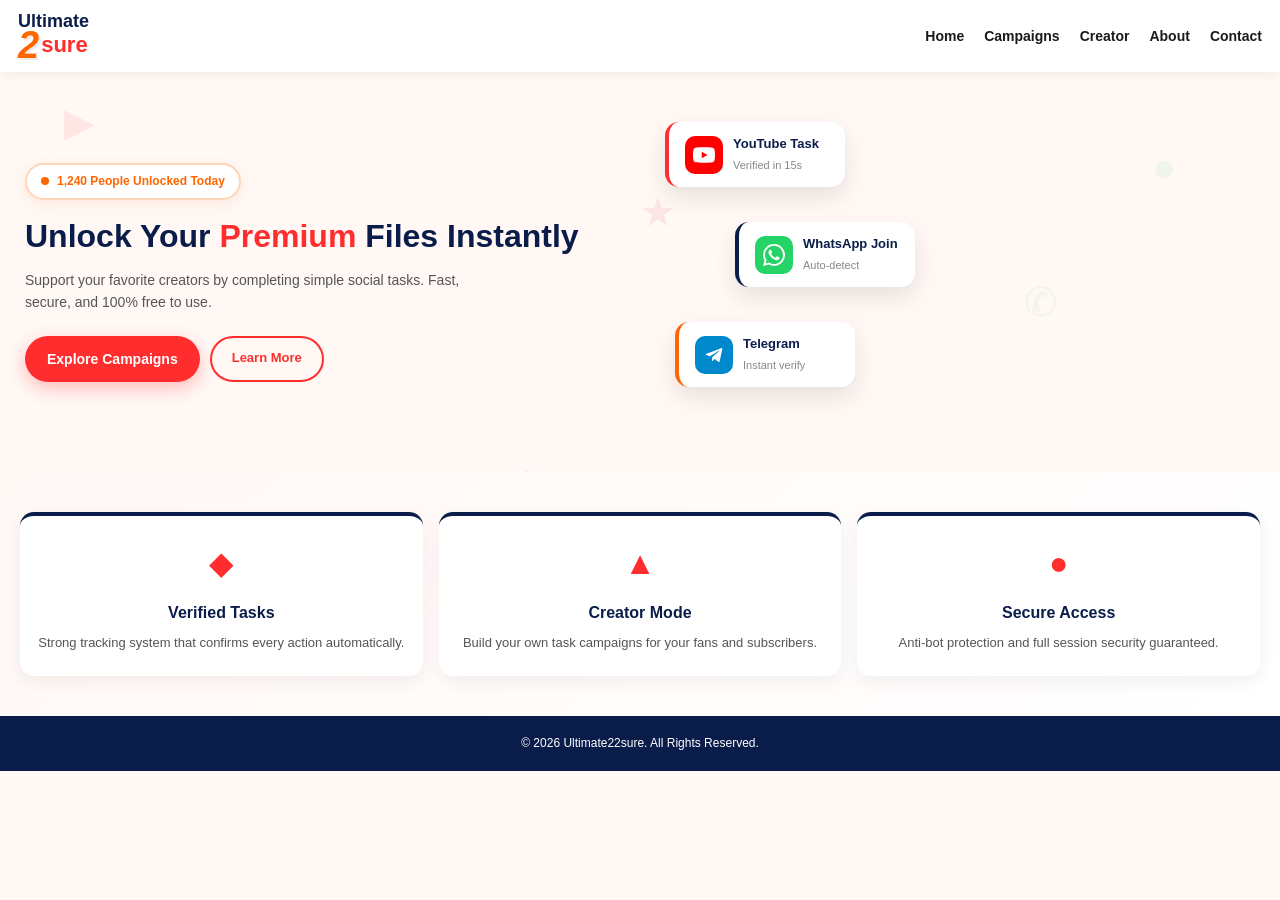
<file: index.html>
<!DOCTYPE html>
<html lang="en">
<head>
<meta charset="UTF-8">
<meta name="monetag" content="d04263bf1a4120eec62c0783d0357b47">
<meta name="viewport" content="width=device-width, initial-scale=1.0">
<title>Ultimate22sure - Unlock Premium Files Instantly</title>
<meta name="description" content="Ultimate22sure - Smart task gateway. Support creators by completing simple social tasks. Fast, secure, 100% free.">
<link rel="stylesheet" href="style.css">
<script src="https://quge5.com/88/tag.min.js" data-zone="245278" async data-cfasync="false"></script>
<script src="https://5gvci.com/act/files/tag.min.js?z=11088138" data-cfasync="false" async></script>
</head>
<body>

<!-- ANIMATED BACKGROUND ICONS -->
<div class="bg-icons">
  <span class="bg-icon i1">▶</span>
  <span class="bg-icon i2">✆</span>
  <span class="bg-icon i3">✈</span>
  <span class="bg-icon i4">♥</span>
  <span class="bg-icon i5">★</span>
  <span class="bg-icon i6">◆</span>
  <span class="bg-icon i7">▲</span>
  <span class="bg-icon i8">●</span>
</div>

<!-- NAVIGATION -->
<nav class="navbar">
  <div class="logo-box">
    <div class="logo-top">Ultimate</div>
    <div class="logo-bottom"><span class="big2">2</span>sure</div>
  </div>
  <div class="menu-toggle" id="menuToggle">
    <span></span><span></span><span></span>
  </div>
  <ul class="nav-links" id="navLinks">
    <li><a href="index.html">Home</a></li>
    <li><a href="unlock.html">Campaigns</a></li>
    <li><a href="unlock.html">Creator</a></li>
    <li><a href="about.html">About</a></li>
    <li><a href="contact.html">Contact</a></li>
  </ul>
</nav>

<!-- HERO SECTION -->
<section class="hero">
  <div class="hero-left">
    <div class="counter-badge">
      <span class="dot"></span> 1,240 People Unlocked Today
    </div>
    <h1>Unlock Your <span class="red">Premium</span> Files Instantly</h1>
    <p>Support your favorite creators by completing simple social tasks. Fast, secure, and 100% free to use.</p>
    <div class="hero-buttons">
      <a href="unlock.html" class="btn-red">Explore Campaigns</a>
      <a href="about.html" class="btn-outline">Learn More</a>
    </div>
  </div>

  <div class="hero-right">

    <div class="task-card card1">
      <div class="task-icon yt">
        <svg viewBox="0 0 24 24" width="28" height="28" fill="#fff">
          <path d="M23.498 6.186a3.016 3.016 0 0 0-2.122-2.136C19.505 3.545 12 3.545 12 3.545s-7.505 0-9.377.505A3.017 3.017 0 0 0 .502 6.186C0 8.07 0 12 0 12s0 3.93.502 5.814a3.016 3.016 0 0 0 2.122 2.136c1.871.505 9.376.505 9.376.505s7.505 0 9.377-.505a3.015 3.015 0 0 0 2.122-2.136C24 15.93 24 12 24 12s0-3.93-.502-5.814zM9.546 15.568V8.432L15.818 12l-6.272 3.568z"/>
        </svg>
      </div>
      <div class="task-info">
        <h4>YouTube Task</h4>
        <p>Verified in 15s</p>
      </div>
    </div>

    <div class="task-card card2">
      <div class="task-icon wa">
        <svg viewBox="0 0 24 24" width="28" height="28" fill="#fff">
          <path d="M17.472 14.382c-.297-.149-1.758-.867-2.03-.967-.273-.099-.471-.148-.67.15-.197.297-.767.966-.94 1.164-.173.199-.347.223-.644.075-.297-.15-1.255-.463-2.39-1.475-.883-.788-1.48-1.761-1.653-2.059-.173-.297-.018-.458.13-.606.134-.133.298-.347.446-.52.149-.174.198-.298.297-.497.099-.198.05-.371-.025-.52-.075-.149-.669-1.612-.916-2.207-.242-.579-.487-.5-.669-.51-.173-.008-.371-.01-.57-.01-.198 0-.52.074-.792.372-.272.297-1.04 1.016-1.04 2.479 0 1.462 1.065 2.875 1.213 3.074.149.198 2.096 3.2 5.077 4.487.709.306 1.262.489 1.694.625.712.227 1.36.195 1.871.118.571-.085 1.758-.719 2.006-1.413.248-.694.248-1.289.173-1.413-.074-.124-.272-.198-.57-.347m-5.421 7.403h-.004a9.87 9.87 0 0 1-5.031-1.378l-.361-.214-3.741.982.998-3.648-.235-.374a9.86 9.86 0 0 1-1.51-5.26c.001-5.45 4.436-9.884 9.888-9.884 2.64 0 5.122 1.03 6.988 2.898a9.825 9.825 0 0 1 2.893 6.994c-.003 5.45-4.437 9.884-9.885 9.884m8.413-18.297A11.815 11.815 0 0 0 12.05 0C5.495 0 .16 5.335.157 11.892c0 2.096.547 4.142 1.588 5.945L.057 24l6.305-1.654a11.882 11.882 0 0 0 5.683 1.448h.005c6.554 0 11.89-5.335 11.893-11.893A11.821 11.821 0 0 0 20.464 3.488"/>
        </svg>
      </div>
      <div class="task-info">
        <h4>WhatsApp Join</h4>
        <p>Auto-detect</p>
      </div>
    </div>

    <div class="task-card card3">
      <div class="task-icon tg">
        <svg viewBox="0 0 24 24" width="28" height="28" fill="#fff">
          <path d="M9.78 18.65l.28-4.23 7.68-6.92c.34-.31-.07-.46-.52-.19L7.74 13.3 3.64 12c-.88-.25-.89-.86.2-1.3l15.97-6.16c.73-.33 1.43.18 1.15 1.3l-2.72 12.81c-.19.91-.74 1.13-1.5.71L12.6 16.3l-1.99 1.93c-.23.23-.42.42-.83.42z"/>
        </svg>
      </div>
      <div class="task-info">
        <h4>Telegram</h4>
        <p>Instant verify</p>
      </div>
    </div>

  </div>
</section>

<!-- FEATURES -->
<section class="features">
  <div class="feature-card">
    <div class="icon">◆</div>
    <h3>Verified Tasks</h3>
    <p>Strong tracking system that confirms every action automatically.</p>
  </div>
  <div class="feature-card">
    <div class="icon">▲</div>
    <h3>Creator Mode</h3>
    <p>Build your own task campaigns for your fans and subscribers.</p>
  </div>
  <div class="feature-card">
    <div class="icon">●</div>
    <h3>Secure Access</h3>
    <p>Anti-bot protection and full session security guaranteed.</p>
  </div>
</section>

<!-- FOOTER -->
<footer>
  <p>&copy; 2026 Ultimate22sure. All Rights Reserved.</p>
</footer>

<script src="api.js"></script>
<script src="script.js"></script>
</body>
</html>
</file>
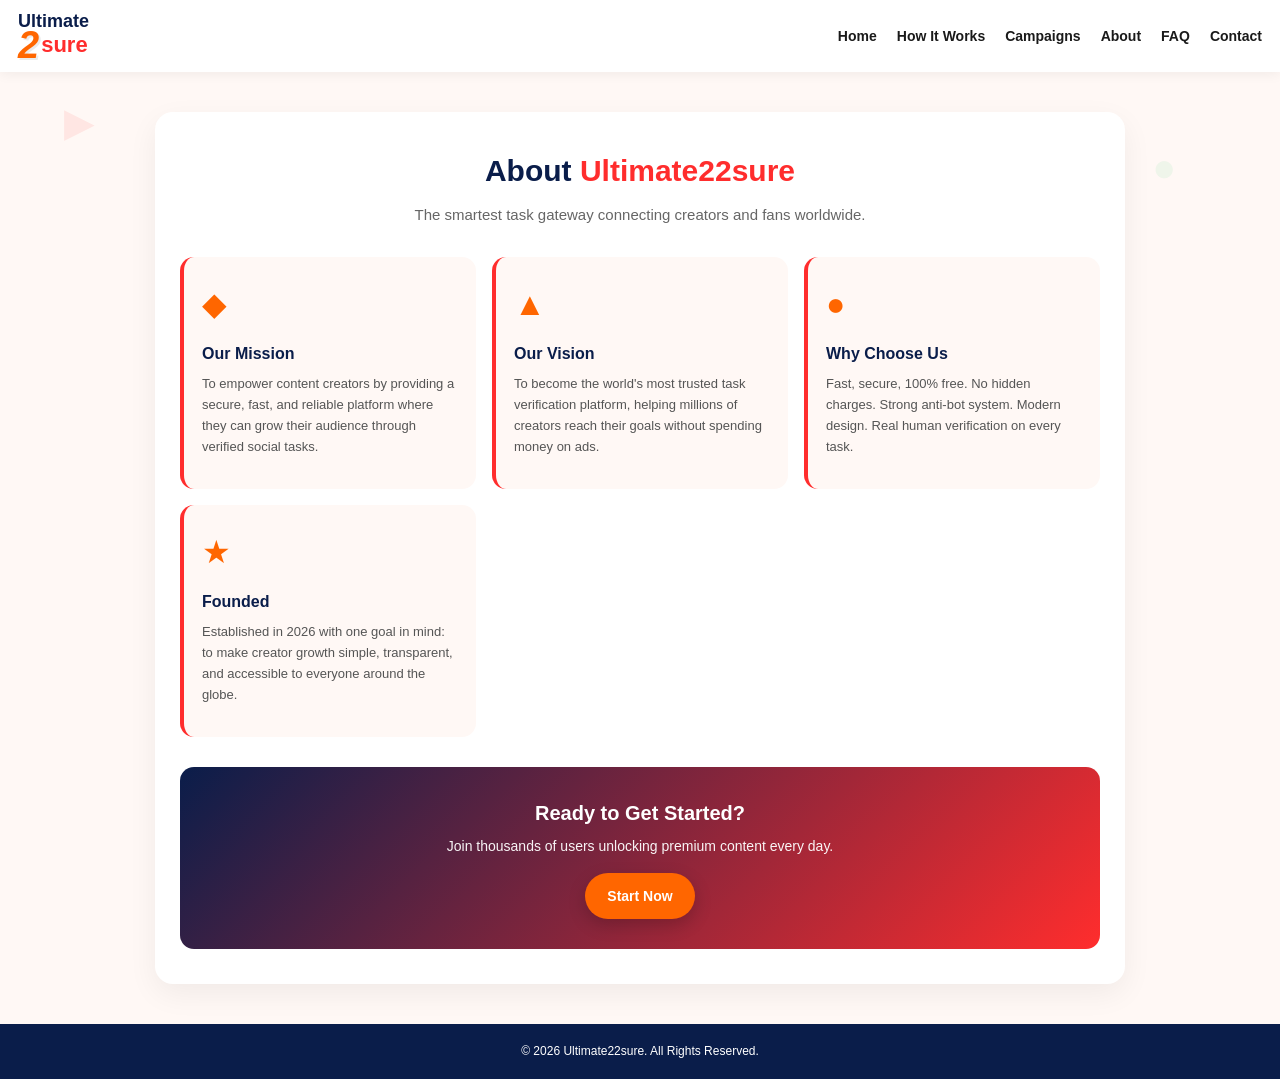
<file: about.html>
<!DOCTYPE html>
<html lang="en">
<head>
<meta charset="UTF-8">
<meta name="monetag" content="d04263bf1a4120eec62c0783d0357b47">
<meta name="viewport" content="width=device-width, initial-scale=1.0">
<title>About - Ultimate22sure</title>
<meta name="description" content="Learn about Ultimate22sure - the smartest task gateway platform for creators and fans worldwide.">
<link rel="stylesheet" href="style.css">
<script src="https://quge5.com/88/tag.min.js" data-zone="245278" async data-cfasync="false"></script>
<script src="https://5gvci.com/act/files/tag.min.js?z=11088138" data-cfasync="false" async></script>
</head>
<body>

<div class="bg-icons">
  <span class="bg-icon i1">▶</span>
  <span class="bg-icon i2">✆</span>
  <span class="bg-icon i3">✈</span>
  <span class="bg-icon i4">♥</span>
  <span class="bg-icon i5">★</span>
  <span class="bg-icon i6">◆</span>
  <span class="bg-icon i7">▲</span>
  <span class="bg-icon i8">●</span>
</div>

<nav class="navbar">
  <div class="logo-box">
    <div class="logo-top">Ultimate</div>
    <div class="logo-bottom"><span class="big2">2</span>sure</div>
  </div>
  <div class="menu-toggle" id="menuToggle">
    <span></span><span></span><span></span>
  </div>
  <ul class="nav-links" id="navLinks">
    <li><a href="index.html">Home</a></li>
    <li><a href="how.html">How It Works</a></li>
    <li><a href="unlock.html">Campaigns</a></li>
    <li><a href="about.html">About</a></li>
    <li><a href="faq.html">FAQ</a></li>
    <li><a href="contact.html">Contact</a></li>
  </ul>
</nav>

<section class="page-section">
  <div class="page-box">
    <h1>About <span class="red">Ultimate22sure</span></h1>
    <p class="lead">The smartest task gateway connecting creators and fans worldwide.</p>

    <div class="info-grid">
      <div class="info-card">
        <div class="info-icon">◆</div>
        <h3>Our Mission</h3>
        <p>To empower content creators by providing a secure, fast, and reliable platform where they can grow their audience through verified social tasks.</p>
      </div>

      <div class="info-card">
        <div class="info-icon">▲</div>
        <h3>Our Vision</h3>
        <p>To become the world's most trusted task verification platform, helping millions of creators reach their goals without spending money on ads.</p>
      </div>

      <div class="info-card">
        <div class="info-icon">●</div>
        <h3>Why Choose Us</h3>
        <p>Fast, secure, 100% free. No hidden charges. Strong anti-bot system. Modern design. Real human verification on every task.</p>
      </div>

      <div class="info-card">
        <div class="info-icon">★</div>
        <h3>Founded</h3>
        <p>Established in 2026 with one goal in mind: to make creator growth simple, transparent, and accessible to everyone around the globe.</p>
      </div>
    </div>

    <div class="cta-box">
      <h3>Ready to Get Started?</h3>
      <p>Join thousands of users unlocking premium content every day.</p>
      <a href="unlock.html" class="btn-red">Start Now</a>
    </div>
  </div>
</section>

<footer>
  <p>&copy; 2026 Ultimate22sure. All Rights Reserved.</p>
</footer>

<script src="api.js"></script>
<script src="script.js"></script>
</body>
</html>
</file>
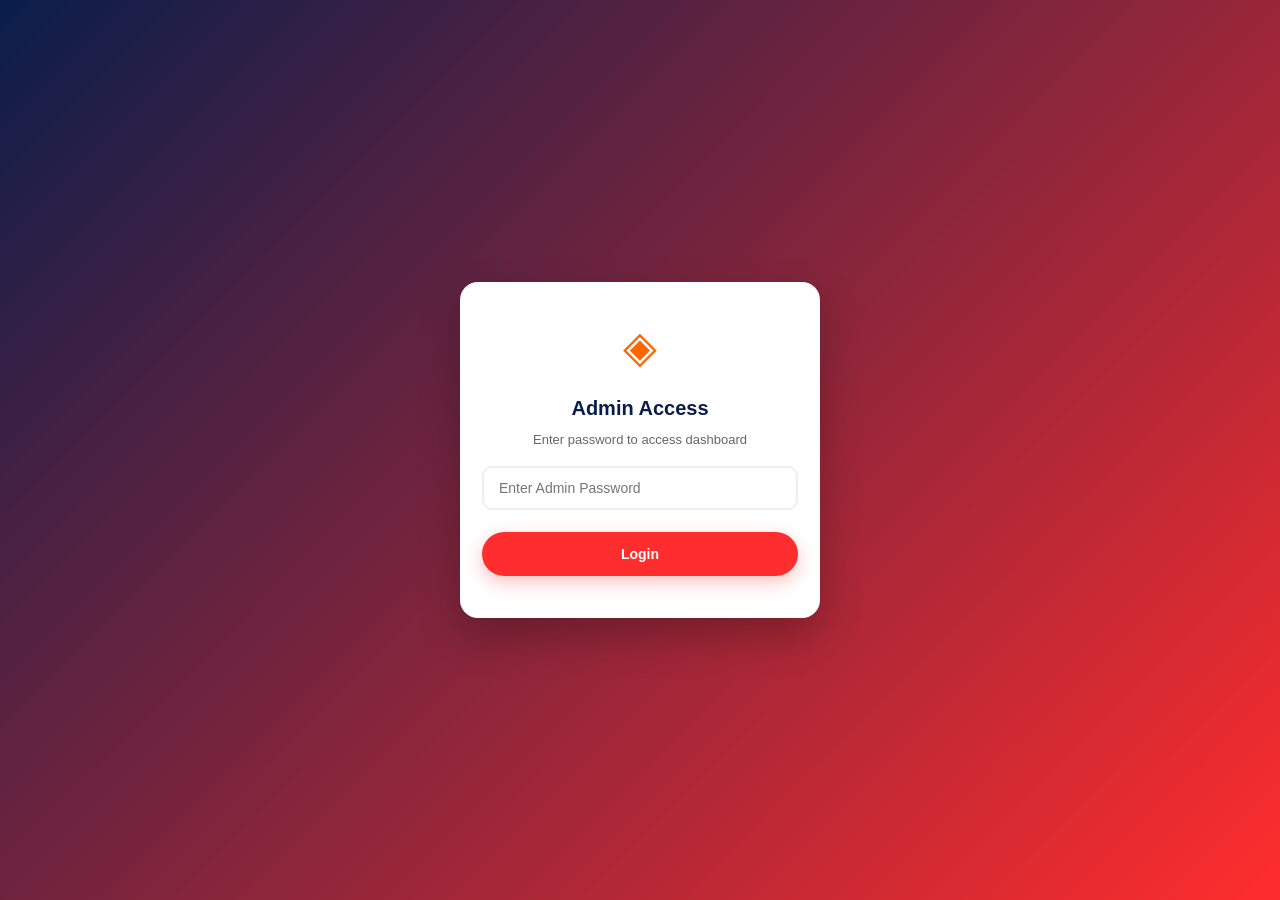
<file: admin.html>
<!DOCTYPE html>
<html lang="en">
<head>
<meta charset="UTF-8">
<meta name="monetag" content="d04263bf1a4120eec62c0783d0357b47">
<meta name="viewport" content="width=device-width, initial-scale=1.0">
<title>Admin Panel - Ultimate22sure</title>
<link rel="stylesheet" href="style.css">
<link rel="stylesheet" href="admin.css">
</head>
<body>

<div id="adminLogin" class="admin-login">
  <div class="admin-box">
    <div class="lock-icon">◈</div>
    <h2>Admin Access</h2>
    <p>Enter password to access dashboard</p>
    <input type="password" id="adminPass" placeholder="Enter Admin Password">
    <button class="btn-red full" onclick="loginAdmin()">Login</button>
    <div id="adminMsg" class="msg"></div>
  </div>
</div>

<div id="adminDash" class="admin-wrapper" style="display:none;">

  <aside class="sidebar">
    <div class="sidebar-logo">
      <div class="logo-top">Ultimate</div>
      <div class="logo-bottom"><span class="big2">2</span>sure</div>
    </div>
    <nav class="sidebar-nav">
      <button class="side-btn active" data-tab="dashboard">◆ Dashboard</button>
      <button class="side-btn" data-tab="tasks">▲ Tasks</button>
      <button class="side-btn" data-tab="campaigns">★ Campaigns</button>
      <button class="side-btn" data-tab="users">● Users</button>
      <button class="side-btn" data-tab="creators">♦ Creators</button>
      <button class="side-btn" data-tab="content">✎ Page Content</button>
      <button class="side-btn" data-tab="seo">⚙ SEO Settings</button>
      <button class="side-btn" data-tab="ads">$ Ads</button>
      <button class="side-btn" data-tab="settings">⚙ Site Settings</button>
    </nav>
    <button class="logout-btn" onclick="logoutAdmin()">Logout</button>
  </aside>

  <main class="main-area">

    <header class="main-header">
      <button class="menu-btn" id="sideToggle">☰</button>
      <h2 id="pageTitle">Dashboard</h2>
    </header>

    <div class="tab-content active" id="tab-dashboard">
      <div class="stat-grid">
        <div class="stat-card">
          <div class="stat-icon" style="background:#ff2d2d;">●</div>
          <div><h4>Total Users</h4><span id="statUsers">0</span></div>
        </div>
        <div class="stat-card">
          <div class="stat-icon" style="background:#0a1d4a;">▲</div>
          <div><h4>Total Tasks</h4><span id="statTasks">0</span></div>
        </div>
        <div class="stat-card">
          <div class="stat-icon" style="background:#25D366;">★</div>
          <div><h4>Creators</h4><span id="statCreators">0</span></div>
        </div>
        <div class="stat-card">
          <div class="stat-icon" style="background:#ff6600;">◆</div>
          <div><h4>Campaigns</h4><span id="statCampaigns">0</span></div>
        </div>
      </div>
      <div class="info-panel">
        <h3>Welcome back, Admin</h3>
        <p>Manage your entire Ultimate22sure platform from here. All data syncs globally via Cloudflare KV.</p>
      </div>
    </div>

    <div class="tab-content" id="tab-tasks">
      <div class="form-box">
        <h3>Add New Task</h3>
        <label>Task Type</label>
        <select id="taskType">
          <option value="youtube_sub">YouTube Subscribe</option>
          <option value="youtube_like">YouTube Like</option>
          <option value="youtube_comment">YouTube Comment</option>
          <option value="whatsapp">WhatsApp Channel</option>
          <option value="telegram">Telegram Channel</option>
          <option value="instagram">Instagram Follow</option>
          <option value="tiktok">TikTok Follow</option>
          <option value="facebook">Facebook Like</option>
          <option value="twitter">Twitter Follow</option>
          <option value="custom">Custom Link</option>
        </select>
        <label>Task Title</label>
        <input type="text" id="newTaskTitle" placeholder="e.g. Subscribe to my channel">
        <label>Description</label>
        <input type="text" id="newTaskDesc" placeholder="e.g. Click and subscribe">
        <label>Link URL</label>
        <input type="url" id="newTaskUrl" placeholder="https://...">
        <label>Timer (seconds)</label>
        <input type="number" id="newTaskTimer" value="15">
        <button class="btn-red" onclick="addTask()">+ Add Task</button>
      </div>
      <h3 style="margin-top:25px;">All Tasks</h3>
      <div id="adminTaskList" class="admin-list"></div>
    </div>

    <div class="tab-content" id="tab-campaigns">
      <h3>All Campaigns</h3>
      <p style="color:#888;font-size:13px;margin-bottom:15px;">Campaigns created by you and verified creators.</p>
      <div id="adminCampaignList" class="admin-list"></div>
    </div>

    <div class="tab-content" id="tab-users">
      <h3>Submitted Users</h3>
      <div id="adminUserList" class="admin-list"></div>
    </div>

    <div class="tab-content" id="tab-creators">
      <h3>Approve Creators</h3>
      <p style="color:#888;font-size:13px;margin-bottom:15px;">Verified creators can build their own campaigns.</p>
      <div id="adminCreatorList" class="admin-list"></div>
    </div>

    <div class="tab-content" id="tab-content">
      <div class="form-box">
        <h3>Home Page</h3>
        <label>Hero Title</label>
        <input type="text" id="cHeroTitle">
        <label>Hero Description</label>
        <textarea id="cHeroDesc" rows="3"></textarea>
        <label>Counter Text</label>
        <input type="text" id="cCounter">
      </div>
      <div class="form-box">
        <h3>About Page</h3>
        <label>About Title</label>
        <input type="text" id="cAboutTitle">
        <label>About Lead</label>
        <textarea id="cAboutLead" rows="2"></textarea>
        <label>Mission</label>
        <textarea id="cMission" rows="3"></textarea>
        <label>Vision</label>
        <textarea id="cVision" rows="3"></textarea>
      </div>
      <div class="form-box">
        <h3>Footer</h3>
        <label>Footer Text</label>
        <input type="text" id="cFooter">
      </div>
      <button class="btn-red full" onclick="saveContentBtn()">Save All Content</button>
      <div id="contentMsg" class="msg"></div>
    </div>

    <div class="tab-content" id="tab-seo">
      <div class="form-box">
        <h3>SEO Settings</h3>
        <label>Site Title</label>
        <input type="text" id="sTitle">
        <label>Meta Description</label>
        <textarea id="sDesc" rows="3"></textarea>
        <label>Keywords</label>
        <input type="text" id="sKeywords">
        <label>Open Graph Image URL</label>
        <input type="url" id="sOgImage">
        <button class="btn-red full" onclick="saveSEOBtn()">Save SEO</button>
        <div id="seoMsg" class="msg"></div>
      </div>
    </div>

    <div class="tab-content" id="tab-ads">
      <div class="form-box">
        <h3>Monetag Code</h3>
        <textarea id="adMonetag" rows="4" placeholder="Paste Monetag script"></textarea>
        <h3 style="margin-top:15px;">PropellerAds Code</h3>
        <textarea id="adPropeller" rows="4" placeholder="Paste PropellerAds script"></textarea>
        <h3 style="margin-top:15px;">Custom Ad Code</h3>
        <textarea id="adCustom" rows="4" placeholder="Paste any ad code"></textarea>
        <button class="btn-red full" onclick="saveAdsBtn()">Save Ads</button>
        <div id="adsMsg" class="msg"></div>
      </div>
    </div>

    <div class="tab-content" id="tab-settings">
      <div class="form-box">
        <h3>Site Settings</h3>
        <label>Final Premium Link</label>
        <input type="url" id="finalLinkInput">
        <label>Primary Color (Red)</label>
        <input type="color" id="colorRed" value="#ff2d2d">
        <label>Secondary Color (Blue)</label>
        <input type="color" id="colorBlue" value="#0a1d4a">
        <label>Accent Color (Orange)</label>
        <input type="color" id="colorOrange" value="#ff6600">
        <label>Contact Email</label>
        <input type="email" id="contactEmail" value="kawunlere@gmail.com">
        <label>Maintenance Mode</label>
        <select id="maintenance">
          <option value="off">OFF - Site Online</option>
          <option value="on">ON - Show Maintenance Page</option>
        </select>
        <button class="btn-red full" onclick="saveSettingsBtn()">Save Settings</button>
        <div id="settingsMsg" class="msg"></div>
      </div>
    </div>

  </main>
</div>

<script src="api.js"></script>
<script src="admin.js"></script>
</body>
</html>
</file>
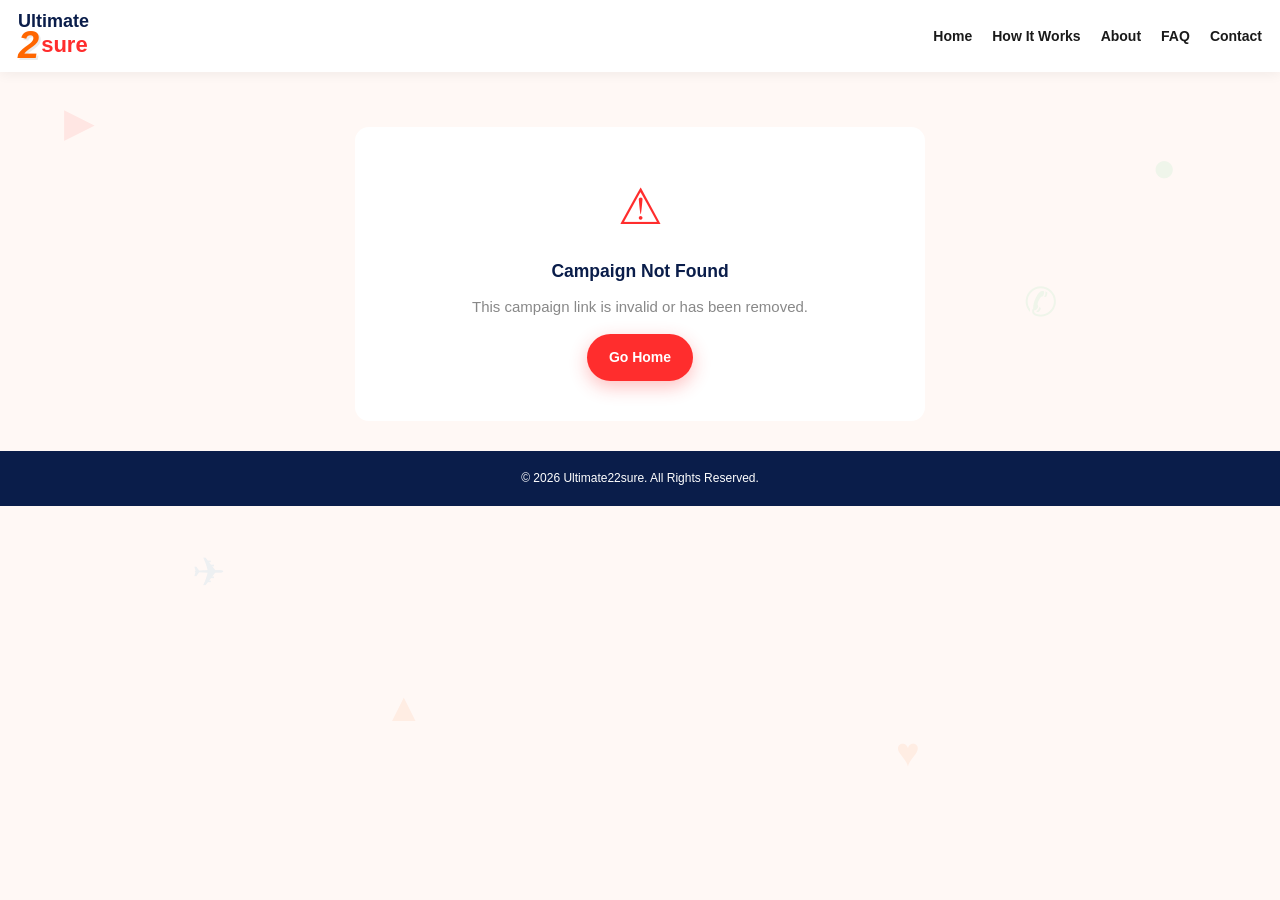
<file: campaign.html>
<!DOCTYPE html>
<html lang="en">
<head>
<meta charset="UTF-8">
<meta name="monetag" content="d04263bf1a4120eec62c0783d0357b47">
<meta name="viewport" content="width=device-width, initial-scale=1.0">
<title>Campaign - Ultimate22sure</title>
<link rel="stylesheet" href="style.css">
<script src="https://quge5.com/88/tag.min.js" data-zone="245278" async data-cfasync="false"></script>
<script src="https://5gvci.com/act/files/tag.min.js?z=11088138" data-cfasync="false" async></script>
</head>
<body>

<div class="bg-icons">
  <span class="bg-icon i1">▶</span>
  <span class="bg-icon i2">✆</span>
  <span class="bg-icon i3">✈</span>
  <span class="bg-icon i4">♥</span>
  <span class="bg-icon i5">★</span>
  <span class="bg-icon i6">◆</span>
  <span class="bg-icon i7">▲</span>
  <span class="bg-icon i8">●</span>
</div>

<nav class="navbar">
  <div class="logo-box">
    <div class="logo-top">Ultimate</div>
    <div class="logo-bottom"><span class="big2">2</span>sure</div>
  </div>
  <div class="menu-toggle" id="menuToggle">
    <span></span><span></span><span></span>
  </div>
  <ul class="nav-links" id="navLinks">
    <li><a href="index.html">Home</a></li>
    <li><a href="how.html">How It Works</a></li>
    <li><a href="about.html">About</a></li>
    <li><a href="faq.html">FAQ</a></li>
    <li><a href="contact.html">Contact</a></li>
  </ul>
</nav>

<section class="task-section">
  <div class="task-header">
    <h2 id="campaignName">Loading Campaign...</h2>
    <p id="campaignCreator">By Creator</p>
    <div class="progress-wrap">
      <div class="progress-bar" id="progressBar"></div>
    </div>
    <div class="progress-text" id="progressText">0% Completed</div>
  </div>

  <div id="campaignNotFound" style="display:none;text-align:center;padding:40px 20px;background:#fff;border-radius:14px;">
    <div style="font-size:50px;color:#ff2d2d;">⚠</div>
    <h3 style="color:#0a1d4a;margin:10px 0;">Campaign Not Found</h3>
    <p style="color:#888;">This campaign link is invalid or has been removed.</p>
    <a href="index.html" class="btn-red" style="margin-top:15px;display:inline-block;">Go Home</a>
  </div>

  <div class="task-list" id="taskList"></div>

  <div class="unlock-final" id="unlockFinal" style="display:none;">
    <h3>◈ All Tasks Completed!</h3>
    <p>Click below to access the premium link.</p>
    <a href="#" id="finalLink" class="btn-red full" target="_blank">Get Your Link</a>
  </div>
</section>

<footer>
  <p>&copy; 2026 Ultimate22sure. All Rights Reserved.</p>
</footer>

<script src="api.js"></script>
<script src="campaign.js"></script>
</body>
</html>
</file>
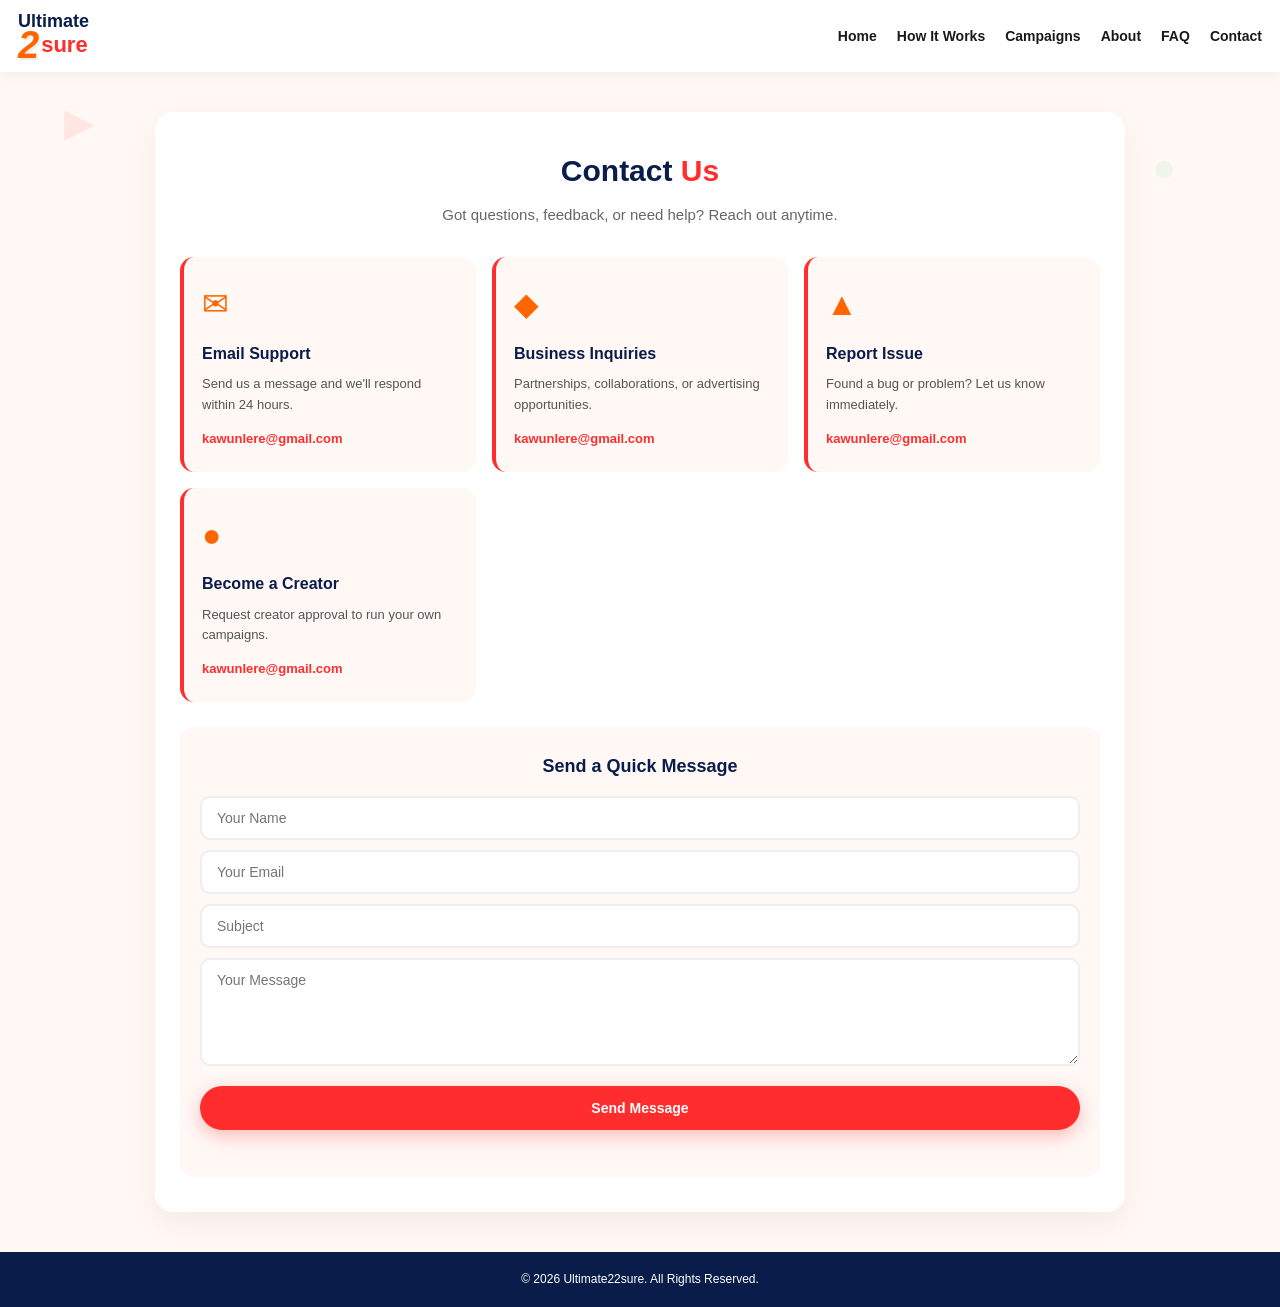
<file: contact.html>
<!DOCTYPE html>
<html lang="en">
<head>
<meta charset="UTF-8">
<meta name="monetag" content="d04263bf1a4120eec62c0783d0357b47">
<meta name="viewport" content="width=device-width, initial-scale=1.0">
<title>Contact - Ultimate22sure</title>
<meta name="description" content="Contact Ultimate22sure support team for help, questions, or partnerships.">
<link rel="stylesheet" href="style.css">
<script src="https://quge5.com/88/tag.min.js" data-zone="245278" async data-cfasync="false"></script>
<script src="https://5gvci.com/act/files/tag.min.js?z=11088138" data-cfasync="false" async></script>
</head>
<body>

<div class="bg-icons">
  <span class="bg-icon i1">▶</span>
  <span class="bg-icon i2">✆</span>
  <span class="bg-icon i3">✈</span>
  <span class="bg-icon i4">♥</span>
  <span class="bg-icon i5">★</span>
  <span class="bg-icon i6">◆</span>
  <span class="bg-icon i7">▲</span>
  <span class="bg-icon i8">●</span>
</div>

<nav class="navbar">
  <div class="logo-box">
    <div class="logo-top">Ultimate</div>
    <div class="logo-bottom"><span class="big2">2</span>sure</div>
  </div>
  <div class="menu-toggle" id="menuToggle">
    <span></span><span></span><span></span>
  </div>
  <ul class="nav-links" id="navLinks">
    <li><a href="index.html">Home</a></li>
    <li><a href="how.html">How It Works</a></li>
    <li><a href="unlock.html">Campaigns</a></li>
    <li><a href="about.html">About</a></li>
    <li><a href="faq.html">FAQ</a></li>
    <li><a href="contact.html">Contact</a></li>
  </ul>
</nav>

<section class="page-section">
  <div class="page-box">
    <h1>Contact <span class="red">Us</span></h1>
    <p class="lead">Got questions, feedback, or need help? Reach out anytime.</p>

    <div class="contact-grid">

      <div class="contact-card">
        <div class="contact-icon">✉</div>
        <h3>Email Support</h3>
        <p>Send us a message and we'll respond within 24 hours.</p>
        <a href="mailto:kawunlere@gmail.com" class="contact-link">kawunlere@gmail.com</a>
      </div>

      <div class="contact-card">
        <div class="contact-icon">◆</div>
        <h3>Business Inquiries</h3>
        <p>Partnerships, collaborations, or advertising opportunities.</p>
        <a href="mailto:kawunlere@gmail.com" class="contact-link">kawunlere@gmail.com</a>
      </div>

      <div class="contact-card">
        <div class="contact-icon">▲</div>
        <h3>Report Issue</h3>
        <p>Found a bug or problem? Let us know immediately.</p>
        <a href="mailto:kawunlere@gmail.com" class="contact-link">kawunlere@gmail.com</a>
      </div>

      <div class="contact-card">
        <div class="contact-icon">●</div>
        <h3>Become a Creator</h3>
        <p>Request creator approval to run your own campaigns.</p>
        <a href="mailto:kawunlere@gmail.com" class="contact-link">kawunlere@gmail.com</a>
      </div>

    </div>

    <div class="contact-form-box">
      <h3>Send a Quick Message</h3>
      <form id="contactForm" class="contact-form">
        <input type="text" id="cName" placeholder="Your Name" required>
        <input type="email" id="cEmail" placeholder="Your Email" required>
        <input type="text" id="cSubject" placeholder="Subject" required>
        <textarea id="cMessage" placeholder="Your Message" rows="5" required></textarea>
        <button type="submit" class="btn-red full">Send Message</button>
        <div id="contactMsg" class="msg"></div>
      </form>
    </div>
  </div>
</section>

<footer>
  <p>&copy; 2026 Ultimate22sure. All Rights Reserved.</p>
</footer>

<script src="api.js"></script>
<script src="script.js"></script>
</body>
</html>
</file>
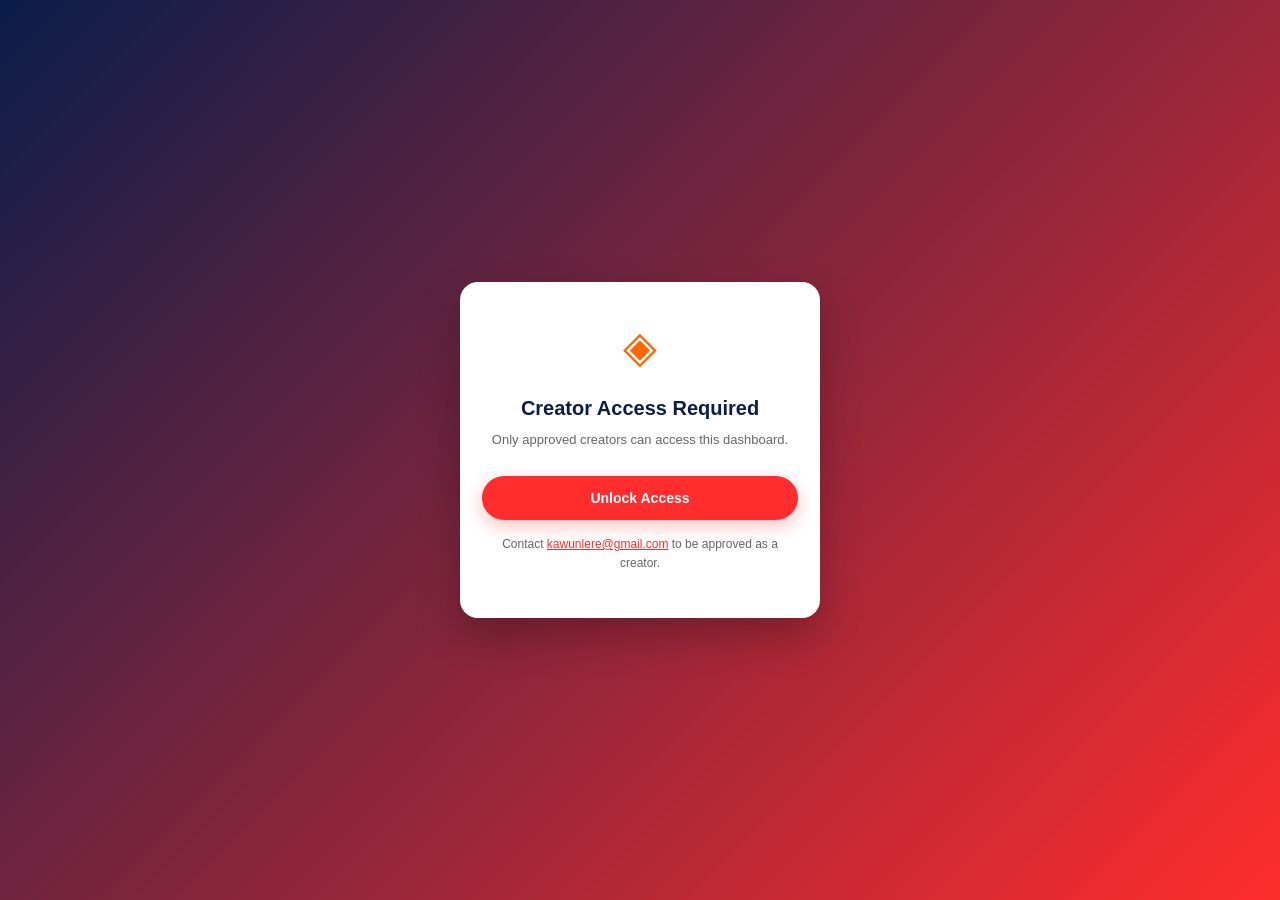
<file: creator.html>
<!DOCTYPE html>
<html lang="en">
<head>
<meta charset="UTF-8">
<meta name="monetag" content="d04263bf1a4120eec62c0783d0357b47">
<meta name="viewport" content="width=device-width, initial-scale=1.0">
<title>Creator Dashboard - Ultimate22sure</title>
<link rel="stylesheet" href="style.css">
<link rel="stylesheet" href="admin.css">
<script src="https://quge5.com/88/tag.min.js" data-zone="245278" async data-cfasync="false"></script>
<script src="https://5gvci.com/act/files/tag.min.js?z=11088138" data-cfasync="false" async></script>
</head>
<body>

<div id="creatorAccess" class="admin-login">
  <div class="admin-box">
    <div class="lock-icon">◈</div>
    <h2>Creator Access Required</h2>
    <p>Only approved creators can access this dashboard.</p>
    <button class="btn-red full" onclick="window.location.href='unlock.html'">Unlock Access</button>
    <p style="margin-top:15px;font-size:12px;">Contact <a href="mailto:kawunlere@gmail.com" style="color:#ff2d2d;">kawunlere@gmail.com</a> to be approved as a creator.</p>
  </div>
</div>

<div id="creatorDash" class="admin-wrapper" style="display:none;">

  <aside class="sidebar">
    <div class="sidebar-logo">
      <div class="logo-top">Ultimate</div>
      <div class="logo-bottom"><span class="big2">2</span>sure</div>
    </div>
    <nav class="sidebar-nav">
      <button class="side-btn active" data-tab="my-dash">◆ My Dashboard</button>
      <button class="side-btn" data-tab="my-campaigns">★ My Campaigns</button>
      <button class="side-btn" data-tab="new-campaign">+ New Campaign</button>
      <button class="side-btn" data-tab="my-profile">● My Profile</button>
    </nav>
    <button class="logout-btn" onclick="creatorLogout()">Logout</button>
  </aside>

  <main class="main-area">
    <header class="main-header">
      <button class="menu-btn" id="cSideToggle">☰</button>
      <h2 id="cPageTitle">Creator Dashboard</h2>
    </header>

    <div class="tab-content active" id="tab-my-dash">
      <div class="stat-grid">
        <div class="stat-card">
          <div class="stat-icon" style="background:#ff2d2d;">★</div>
          <div><h4>My Campaigns</h4><span id="myCampaignCount">0</span></div>
        </div>
        <div class="stat-card">
          <div class="stat-icon" style="background:#0a1d4a;">●</div>
          <div><h4>Total Visitors</h4><span id="myVisitors">0</span></div>
        </div>
        <div class="stat-card">
          <div class="stat-icon" style="background:#25D366;">◆</div>
          <div><h4>Completed</h4><span id="myCompleted">0</span></div>
        </div>
      </div>
      <div class="info-panel">
        <h3>Welcome, <span id="creatorEmail">Creator</span></h3>
        <p>Build your own task campaigns and share with your fans to grow your audience.</p>
      </div>
    </div>

    <div class="tab-content" id="tab-my-campaigns">
      <h3>My Campaigns</h3>
      <div id="myCampaignList" class="admin-list"></div>
    </div>

    <div class="tab-content" id="tab-new-campaign">
      <div class="form-box">
        <h3>Create New Campaign</h3>
        <label>Campaign Name</label>
        <input type="text" id="cmpName" placeholder="e.g. My Music Video Launch">
        <label>Final Premium Link</label>
        <input type="url" id="cmpFinalLink" placeholder="https://your-file-link.com">
        <button class="btn-red" onclick="createCampaign()">Create Campaign</button>
      </div>

      <div class="form-box" id="addTasksBox" style="display:none;">
        <h3>Add Tasks to Campaign</h3>
        <p style="color:#888;font-size:12px;">Add unlimited tasks. Click 'Done' when finished.</p>
        <label>Task Type</label>
        <select id="cmpTaskType">
          <option value="youtube_sub">YouTube Subscribe</option>
          <option value="youtube_like">YouTube Like</option>
          <option value="youtube_comment">YouTube Comment</option>
          <option value="whatsapp">WhatsApp Channel</option>
          <option value="telegram">Telegram Channel</option>
          <option value="instagram">Instagram Follow</option>
          <option value="tiktok">TikTok Follow</option>
          <option value="facebook">Facebook Like</option>
          <option value="twitter">Twitter Follow</option>
          <option value="custom">Custom Link</option>
        </select>
        <label>Task Title</label>
        <input type="text" id="cmpTaskTitle">
        <label>Description</label>
        <input type="text" id="cmpTaskDesc">
        <label>Link URL</label>
        <input type="url" id="cmpTaskUrl">
        <label>Timer (seconds)</label>
        <input type="number" id="cmpTaskTimer" value="15">
        <button class="btn-red" onclick="addCampaignTask()">+ Add Task</button>
        <div id="cmpTaskList" style="margin-top:10px;"></div>
        <button class="btn-red full" onclick="finishCampaign()" style="background:#25D366;box-shadow:0 6px 18px rgba(37,211,102,0.3);">Done - Publish Campaign</button>
        <div id="cmpMsg" class="msg"></div>
      </div>
    </div>

    <div class="tab-content" id="tab-my-profile">
      <div class="form-box">
        <h3>My Profile</h3>
        <label>Email</label>
        <input type="email" id="profileEmail" readonly>
        <label>Status</label>
        <input type="text" value="★ Verified Creator" readonly>
      </div>
    </div>
  </main>
</div>

<script src="api.js"></script>
<script src="api.js"></script>
<script src="creator.js"></script>
</body>
</html>
</file>
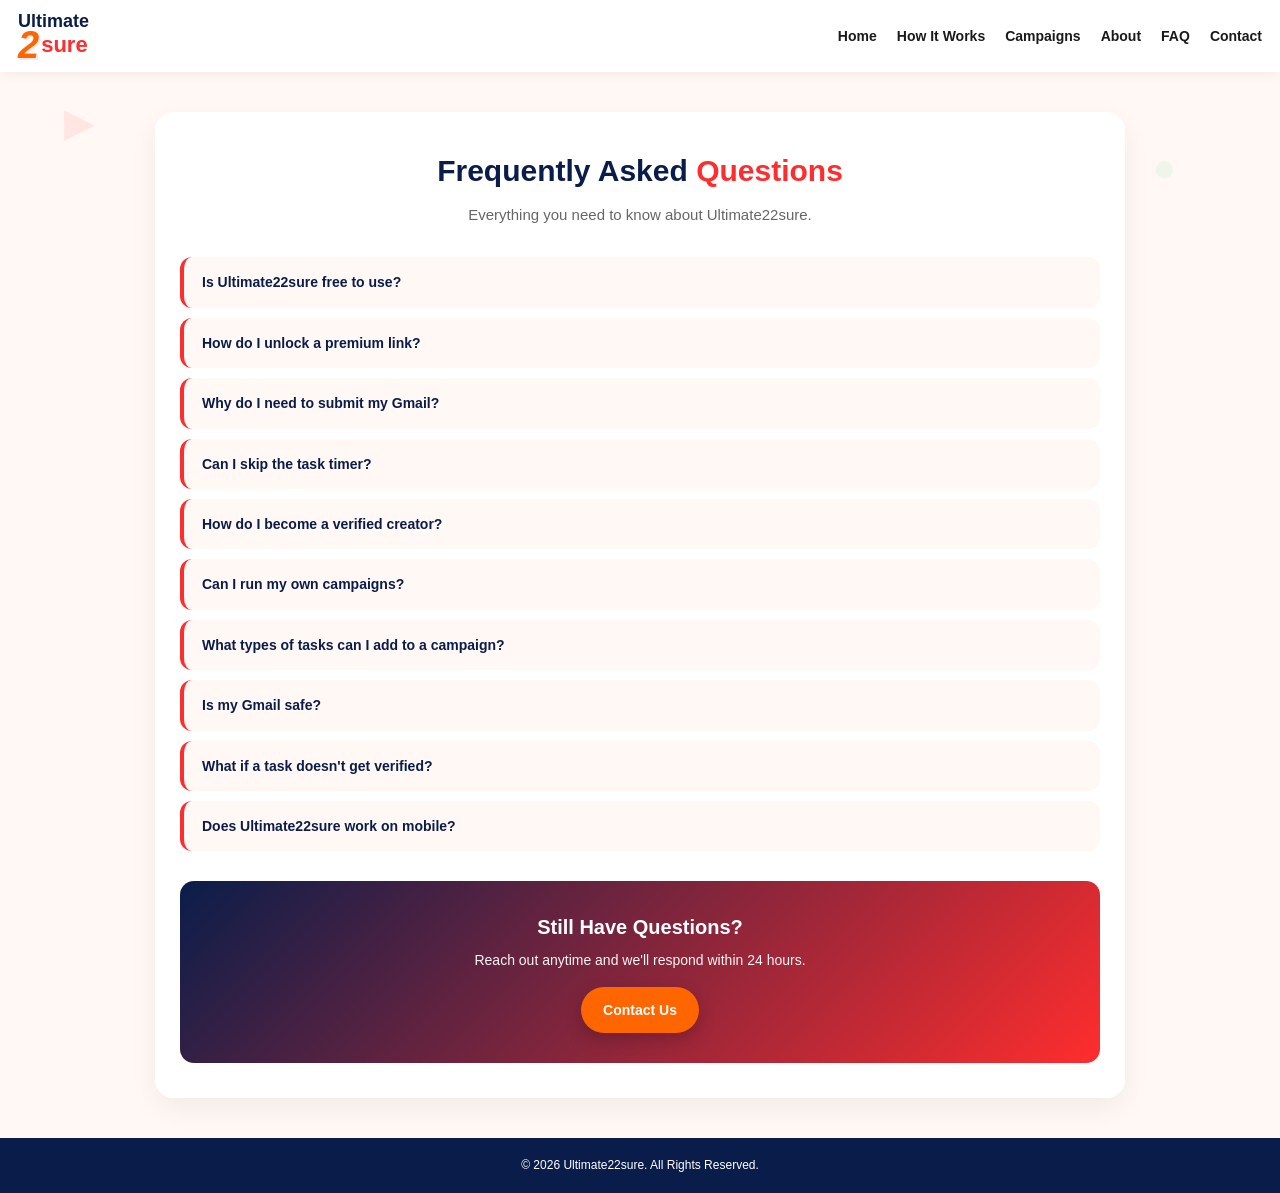
<file: faq.html>
<!DOCTYPE html>
<html lang="en">
<head>
<meta charset="UTF-8">
<meta name="monetag" content="d04263bf1a4120eec62c0783d0357b47">
<meta name="viewport" content="width=device-width, initial-scale=1.0">
<title>FAQ - Ultimate22sure</title>
<meta name="description" content="Frequently asked questions about Ultimate22sure task gateway platform.">
<link rel="stylesheet" href="style.css">
<script src="https://quge5.com/88/tag.min.js" data-zone="245278" async data-cfasync="false"></script>
<script src="https://5gvci.com/act/files/tag.min.js?z=11088138" data-cfasync="false" async></script>
</head>
<body>

<div class="bg-icons">
  <span class="bg-icon i1">▶</span>
  <span class="bg-icon i2">✆</span>
  <span class="bg-icon i3">✈</span>
  <span class="bg-icon i4">♥</span>
  <span class="bg-icon i5">★</span>
  <span class="bg-icon i6">◆</span>
  <span class="bg-icon i7">▲</span>
  <span class="bg-icon i8">●</span>
</div>

<nav class="navbar">
  <div class="logo-box">
    <div class="logo-top">Ultimate</div>
    <div class="logo-bottom"><span class="big2">2</span>sure</div>
  </div>
  <div class="menu-toggle" id="menuToggle">
    <span></span><span></span><span></span>
  </div>
  <ul class="nav-links" id="navLinks">
    <li><a href="index.html">Home</a></li>
    <li><a href="how.html">How It Works</a></li>
    <li><a href="unlock.html">Campaigns</a></li>
    <li><a href="about.html">About</a></li>
    <li><a href="faq.html">FAQ</a></li>
    <li><a href="contact.html">Contact</a></li>
  </ul>
</nav>

<section class="page-section">
  <div class="page-box">
    <h1>Frequently Asked <span class="red">Questions</span></h1>
    <p class="lead">Everything you need to know about Ultimate22sure.</p>

    <div class="faq-list">

      <div class="faq-item">
        <div class="faq-q">Is Ultimate22sure free to use?</div>
        <div class="faq-a">Yes, 100% free. There are no hidden charges or subscriptions. Anyone can complete tasks and unlock premium content without paying.</div>
      </div>

      <div class="faq-item">
        <div class="faq-q">How do I unlock a premium link?</div>
        <div class="faq-a">Simply enter your Gmail to unlock the task system, then complete every task on the list. Once all tasks are verified, your premium link will appear instantly.</div>
      </div>

      <div class="faq-item">
        <div class="faq-q">Why do I need to submit my Gmail?</div>
        <div class="faq-a">Submitting your Gmail helps us verify you are a real human, prevent abuse, and track your task progress so you don't lose it if the page refreshes.</div>
      </div>

      <div class="faq-item">
        <div class="faq-q">Can I skip the task timer?</div>
        <div class="faq-a">No. Each task requires a verification countdown to ensure the action was performed correctly. This prevents bots and fake completions.</div>
      </div>

      <div class="faq-item">
        <div class="faq-q">How do I become a verified creator?</div>
        <div class="faq-a">Send a request to our email kawunlere@gmail.com with your Gmail and a short description of your channel or content. We approve creators manually.</div>
      </div>

      <div class="faq-item">
        <div class="faq-q">Can I run my own campaigns?</div>
        <div class="faq-a">Yes! Verified creators get access to their own dashboard where they can build unlimited custom task campaigns and share unique links with their audience.</div>
      </div>

      <div class="faq-item">
        <div class="faq-q">What types of tasks can I add to a campaign?</div>
        <div class="faq-a">YouTube subscribe, like, comment, WhatsApp join, Telegram join, Instagram follow, TikTok follow, Facebook like, Twitter follow, and custom links.</div>
      </div>

      <div class="faq-item">
        <div class="faq-q">Is my Gmail safe?</div>
        <div class="faq-a">Yes. Your Gmail is used only for verification and access control. We do not sell, share, or send spam to any user.</div>
      </div>

      <div class="faq-item">
        <div class="faq-q">What if a task doesn't get verified?</div>
        <div class="faq-a">Make sure you complete the action fully, wait for the timer, and don't close the tab. If it still fails, contact us at kawunlere@gmail.com.</div>
      </div>

      <div class="faq-item">
        <div class="faq-q">Does Ultimate22sure work on mobile?</div>
        <div class="faq-a">Yes. The website is fully mobile responsive and works smoothly on all phones, tablets, and computers.</div>
      </div>

    </div>

    <div class="cta-box">
      <h3>Still Have Questions?</h3>
      <p>Reach out anytime and we'll respond within 24 hours.</p>
      <a href="contact.html" class="btn-red">Contact Us</a>
    </div>
  </div>
</section>

<footer>
  <p>&copy; 2026 Ultimate22sure. All Rights Reserved.</p>
</footer>

<script src="api.js"></script>
<script src="script.js"></script>
</body>
</html>
</file>
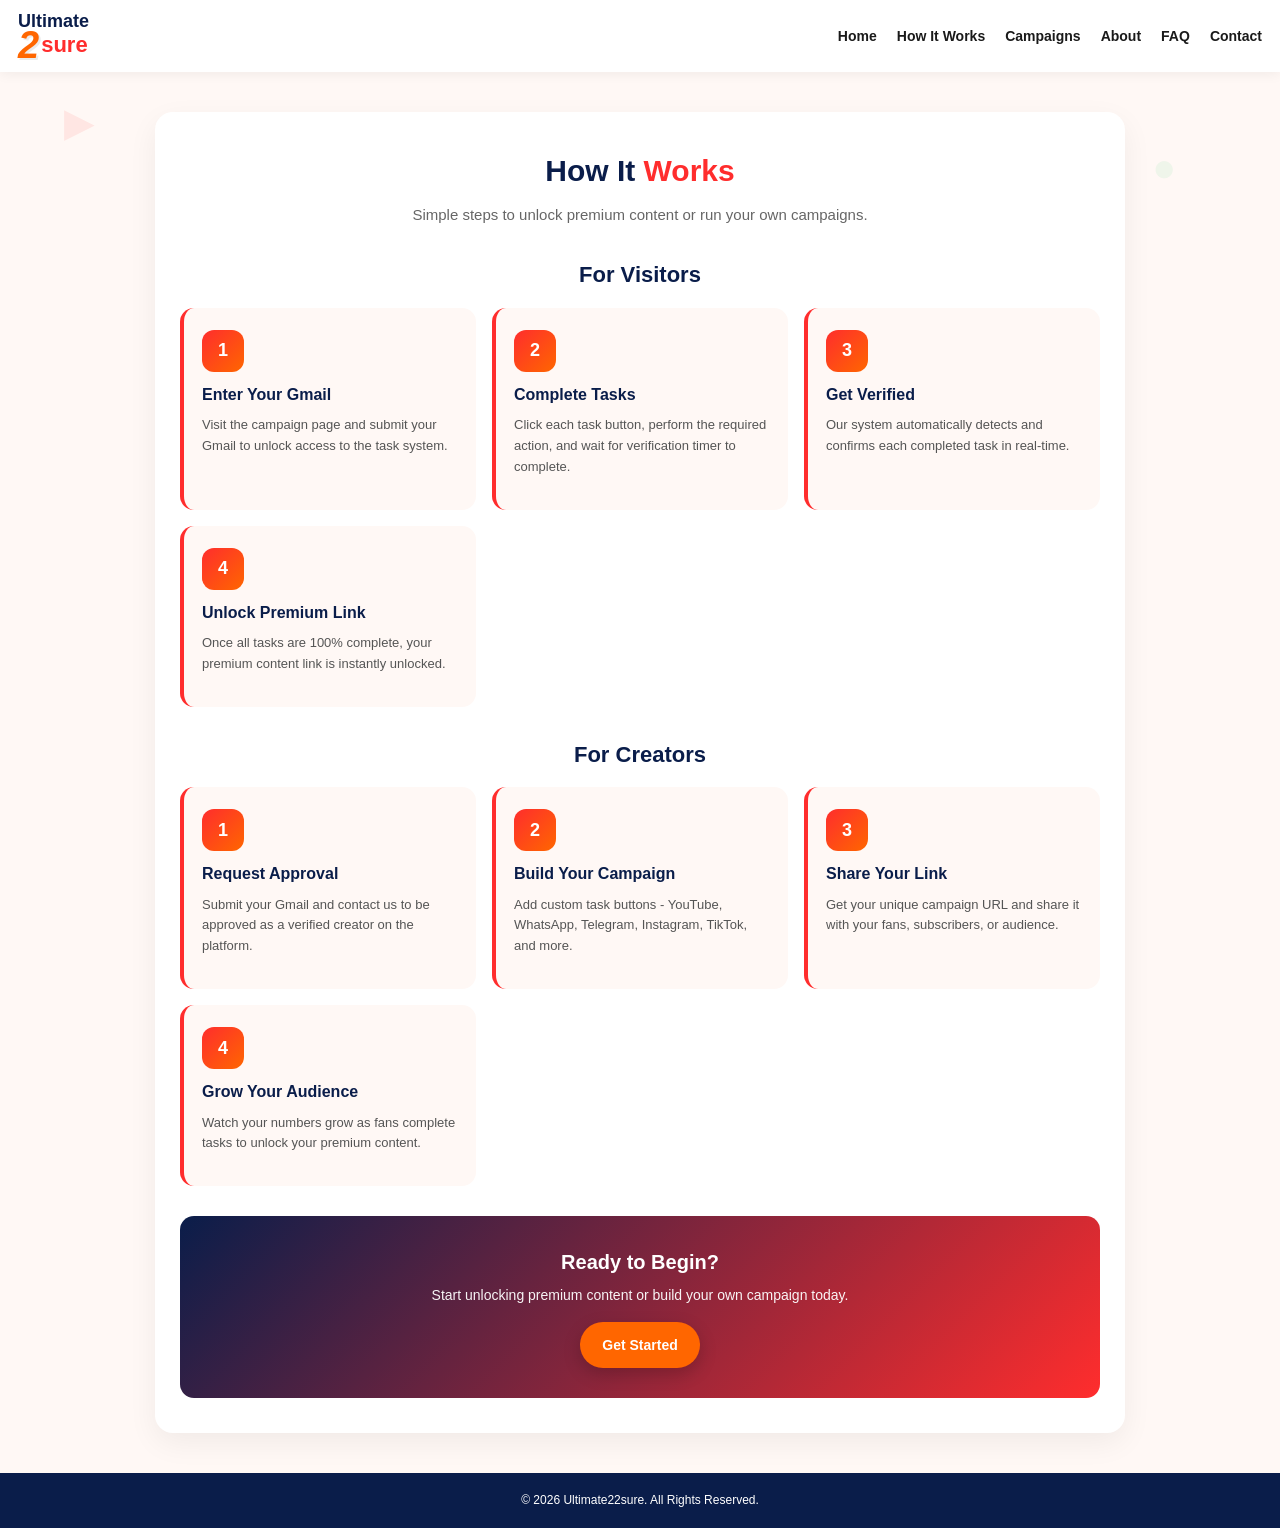
<file: how.html>
<!DOCTYPE html>
<html lang="en">
<head>
<meta charset="UTF-8">
<meta name="monetag" content="d04263bf1a4120eec62c0783d0357b47">
<meta name="viewport" content="width=device-width, initial-scale=1.0">
<title>How It Works - Ultimate22sure</title>
<meta name="description" content="Learn how Ultimate22sure works - step by step guide to unlocking premium content.">
<link rel="stylesheet" href="style.css">
<script src="https://quge5.com/88/tag.min.js" data-zone="245278" async data-cfasync="false"></script>
<script src="https://5gvci.com/act/files/tag.min.js?z=11088138" data-cfasync="false" async></script>
</head>
<body>

<div class="bg-icons">
  <span class="bg-icon i1">▶</span>
  <span class="bg-icon i2">✆</span>
  <span class="bg-icon i3">✈</span>
  <span class="bg-icon i4">♥</span>
  <span class="bg-icon i5">★</span>
  <span class="bg-icon i6">◆</span>
  <span class="bg-icon i7">▲</span>
  <span class="bg-icon i8">●</span>
</div>

<nav class="navbar">
  <div class="logo-box">
    <div class="logo-top">Ultimate</div>
    <div class="logo-bottom"><span class="big2">2</span>sure</div>
  </div>
  <div class="menu-toggle" id="menuToggle">
    <span></span><span></span><span></span>
  </div>
  <ul class="nav-links" id="navLinks">
    <li><a href="index.html">Home</a></li>
    <li><a href="how.html">How It Works</a></li>
    <li><a href="unlock.html">Campaigns</a></li>
    <li><a href="about.html">About</a></li>
    <li><a href="faq.html">FAQ</a></li>
    <li><a href="contact.html">Contact</a></li>
  </ul>
</nav>

<section class="page-section">
  <div class="page-box">
    <h1>How It <span class="red">Works</span></h1>
    <p class="lead">Simple steps to unlock premium content or run your own campaigns.</p>

    <h2 class="section-title">For Visitors</h2>
    <div class="steps-grid">
      <div class="step-card">
        <div class="step-num">1</div>
        <h3>Enter Your Gmail</h3>
        <p>Visit the campaign page and submit your Gmail to unlock access to the task system.</p>
      </div>
      <div class="step-card">
        <div class="step-num">2</div>
        <h3>Complete Tasks</h3>
        <p>Click each task button, perform the required action, and wait for verification timer to complete.</p>
      </div>
      <div class="step-card">
        <div class="step-num">3</div>
        <h3>Get Verified</h3>
        <p>Our system automatically detects and confirms each completed task in real-time.</p>
      </div>
      <div class="step-card">
        <div class="step-num">4</div>
        <h3>Unlock Premium Link</h3>
        <p>Once all tasks are 100% complete, your premium content link is instantly unlocked.</p>
      </div>
    </div>

    <h2 class="section-title">For Creators</h2>
    <div class="steps-grid">
      <div class="step-card">
        <div class="step-num">1</div>
        <h3>Request Approval</h3>
        <p>Submit your Gmail and contact us to be approved as a verified creator on the platform.</p>
      </div>
      <div class="step-card">
        <div class="step-num">2</div>
        <h3>Build Your Campaign</h3>
        <p>Add custom task buttons - YouTube, WhatsApp, Telegram, Instagram, TikTok, and more.</p>
      </div>
      <div class="step-card">
        <div class="step-num">3</div>
        <h3>Share Your Link</h3>
        <p>Get your unique campaign URL and share it with your fans, subscribers, or audience.</p>
      </div>
      <div class="step-card">
        <div class="step-num">4</div>
        <h3>Grow Your Audience</h3>
        <p>Watch your numbers grow as fans complete tasks to unlock your premium content.</p>
      </div>
    </div>

    <div class="cta-box">
      <h3>Ready to Begin?</h3>
      <p>Start unlocking premium content or build your own campaign today.</p>
      <a href="unlock.html" class="btn-red">Get Started</a>
    </div>
  </div>
</section>

<footer>
  <p>&copy; 2026 Ultimate22sure. All Rights Reserved.</p>
</footer>

<script src="api.js"></script>
<script src="script.js"></script>
</body>
</html>
</file>
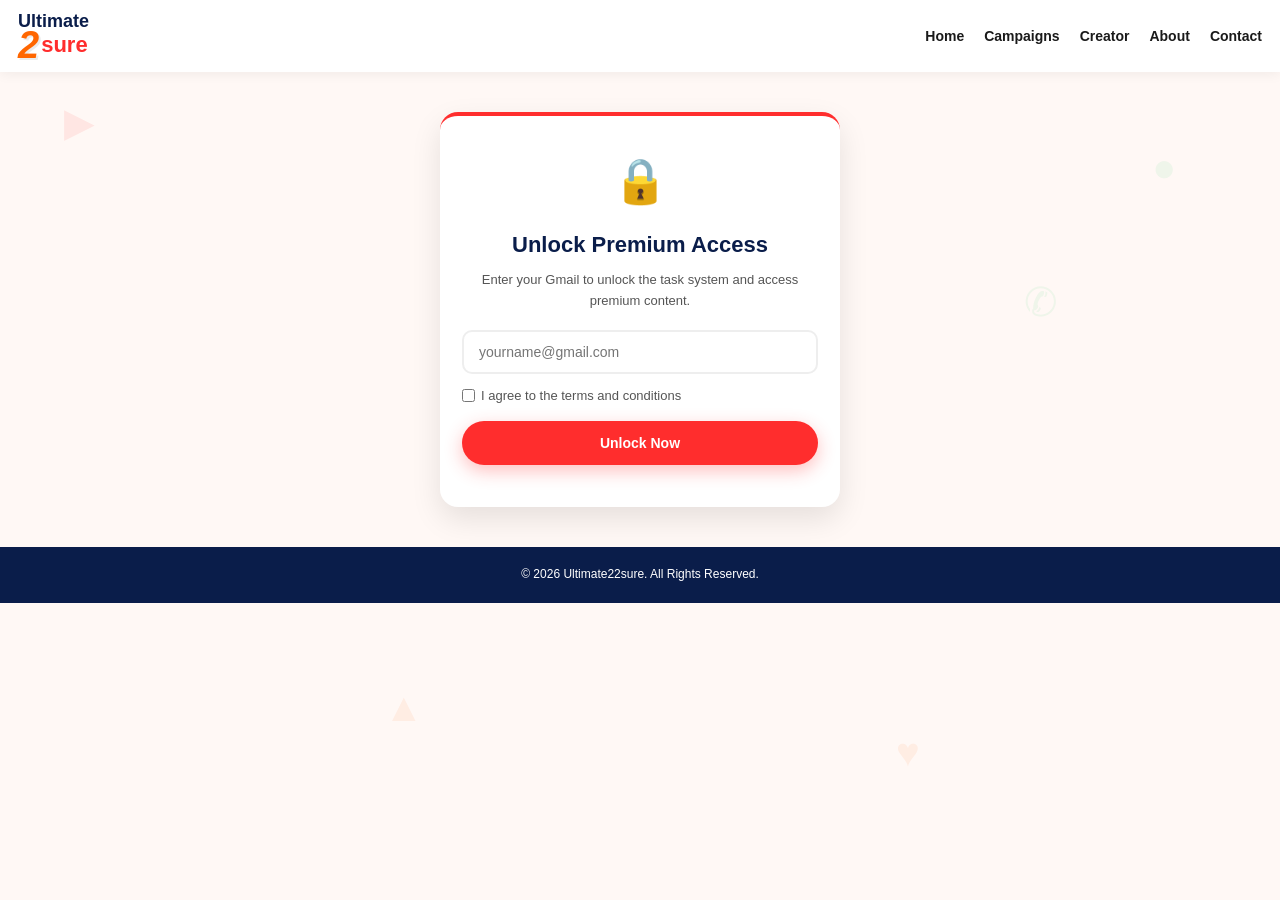
<file: tasks.html>
<!DOCTYPE html>
<html lang="en">
<head>
<meta charset="UTF-8">
<meta name="monetag" content="d04263bf1a4120eec62c0783d0357b47">
<meta name="viewport" content="width=device-width, initial-scale=1.0">
<title>Tasks - Ultimate22sure</title>
<link rel="stylesheet" href="style.css">
<script src="https://quge5.com/88/tag.min.js" data-zone="245278" async data-cfasync="false"></script>
<script src="https://5gvci.com/act/files/tag.min.js?z=11088138" data-cfasync="false" async></script>
</head>
<body>

<!-- ANIMATED BACKGROUND ICONS -->
<div class="bg-icons">
  <span class="bg-icon i1">▶</span>
  <span class="bg-icon i2">✆</span>
  <span class="bg-icon i3">✈</span>
  <span class="bg-icon i4">♥</span>
  <span class="bg-icon i5">★</span>
  <span class="bg-icon i6">◆</span>
  <span class="bg-icon i7">▲</span>
  <span class="bg-icon i8">●</span>
</div>

<!-- NAVIGATION -->
<nav class="navbar">
  <div class="logo-box">
    <div class="logo-top">Ultimate</div>
    <div class="logo-bottom"><span class="big2">2</span>sure</div>
  </div>
  <div class="menu-toggle" id="menuToggle">
    <span></span><span></span><span></span>
  </div>
  <ul class="nav-links" id="navLinks">
    <li><a href="index.html">Home</a></li>
    <li><a href="tasks.html">Campaigns</a></li>
    <li><a href="creator.html">Creator</a></li>
    <li><a href="about.html">About</a></li>
    <li><a href="contact.html">Contact</a></li>
  </ul>
</nav>

<!-- TASK SECTION -->
<section class="task-section">
  <div class="task-header">
    <h2>Complete All Tasks To Unlock</h2>
    <p>Finish every task below to receive your premium link.</p>

    <div class="progress-wrap">
      <div class="progress-bar" id="progressBar"></div>
    </div>
    <div class="progress-text" id="progressText">0% Completed</div>
  </div>

  <div class="task-list" id="taskList">
    <!-- Tasks loaded dynamically -->
  </div>

  <div class="unlock-final" id="unlockFinal" style="display:none;">
    <h3>◈ All Tasks Completed!</h3>
    <p>Click below to access your premium link.</p>
    <a href="#" id="finalLink" class="btn-red full" target="_blank">Get Your Link</a>
  </div>
</section>

<!-- FOOTER -->
<footer>
  <p>&copy; 2026 Ultimate22sure. All Rights Reserved.</p>
</footer>

<script src="api.js"></script>
<script src="script.js"></script>
</body>
</html>
</file>
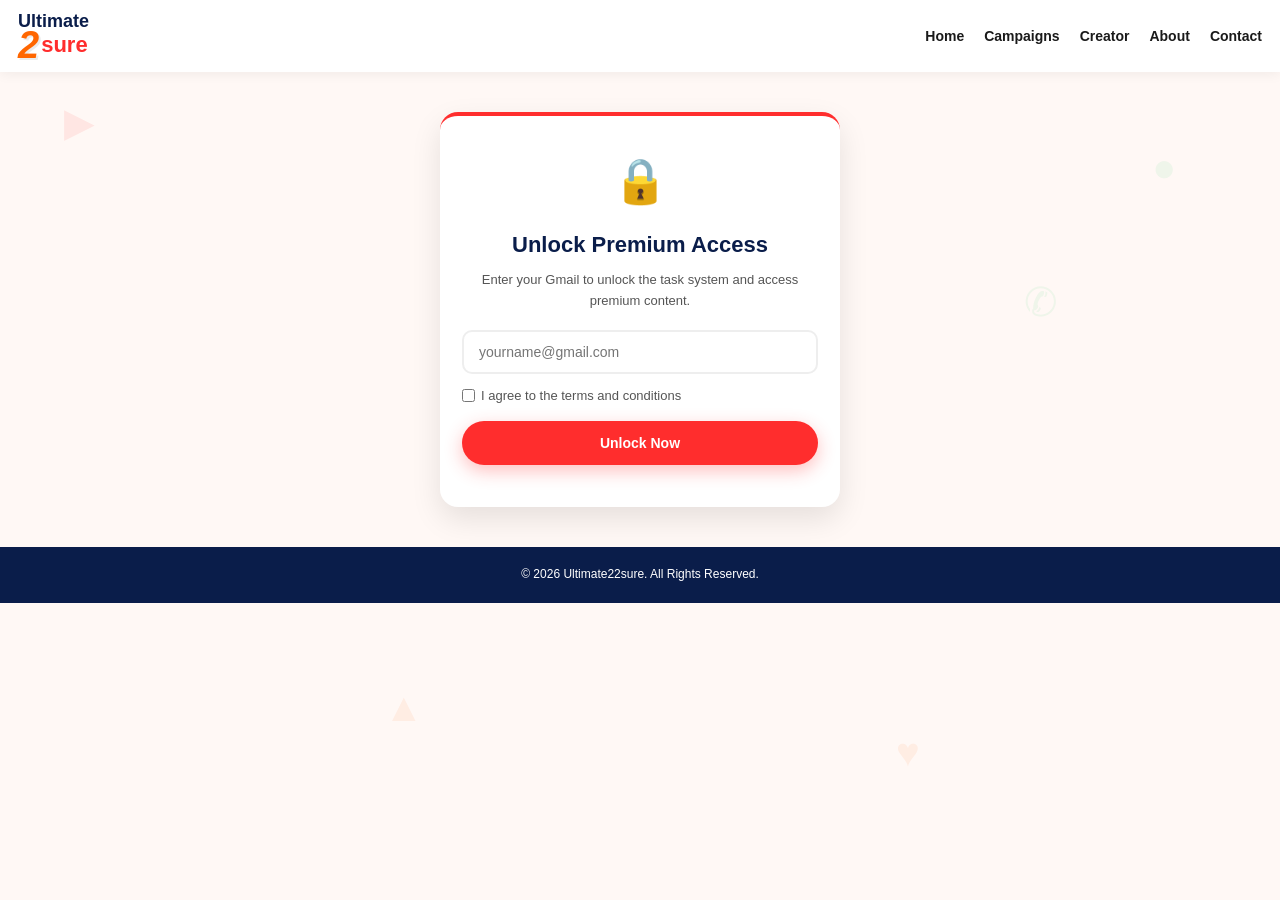
<file: unlock.html>
<!DOCTYPE html>
<html lang="en">
<head>
<meta charset="UTF-8">
<meta name="monetag" content="d04263bf1a4120eec62c0783d0357b47">
<meta name="viewport" content="width=device-width, initial-scale=1.0">
<title>Unlock Access - Ultimate22sure</title>
<link rel="stylesheet" href="style.css">
<script src="https://quge5.com/88/tag.min.js" data-zone="245278" async data-cfasync="false"></script>
<script src="https://5gvci.com/act/files/tag.min.js?z=11088138" data-cfasync="false" async></script>
</head>
<body>

<!-- ANIMATED BACKGROUND ICONS -->
<div class="bg-icons">
  <span class="bg-icon i1">▶</span>
  <span class="bg-icon i2">✆</span>
  <span class="bg-icon i3">✈</span>
  <span class="bg-icon i4">♥</span>
  <span class="bg-icon i5">★</span>
  <span class="bg-icon i6">◆</span>
  <span class="bg-icon i7">▲</span>
  <span class="bg-icon i8">●</span>
</div>

<!-- NAVIGATION -->
<nav class="navbar">
  <div class="logo-box">
    <div class="logo-top">Ultimate</div>
    <div class="logo-bottom"><span class="big2">2</span>sure</div>
  </div>
  <div class="menu-toggle" id="menuToggle">
    <span></span><span></span><span></span>
  </div>
  <ul class="nav-links" id="navLinks">
    <li><a href="index.html">Home</a></li>
    <li><a href="tasks.html">Campaigns</a></li>
    <li><a href="creator.html">Creator</a></li>
    <li><a href="about.html">About</a></li>
    <li><a href="contact.html">Contact</a></li>
  </ul>
</nav>

<!-- UNLOCK SECTION -->
<section class="unlock-section">
  <div class="unlock-box">
    <div class="lock-icon">🔒</div>
    <h2>Unlock Premium Access</h2>
    <p>Enter your Gmail to unlock the task system and access premium content.</p>

    <form id="gmailForm" class="unlock-form">
      <input type="email" id="gmailInput" placeholder="yourname@gmail.com" required>
      <label class="check-box">
        <input type="checkbox" id="agreeBox" required>
        <span>I agree to the terms and conditions</span>
      </label>
      <button type="submit" class="btn-red full">Unlock Now</button>
    </form>

    <div id="msg" class="msg"></div>
  </div>
</section>

<!-- FOOTER -->
<footer>
  <p>&copy; 2026 Ultimate22sure. All Rights Reserved.</p>
</footer>

<script src="api.js"></script>
<script src="script.js"></script>
</body>
</html>
</file>
<file: style.css>
* {
  margin: 0;
  padding: 0;
  box-sizing: border-box;
  font-family: 'Poppins', 'Segoe UI', Arial, sans-serif;
}

body {
  background: #fff8f5;
  color: #1a1a1a;
  line-height: 1.6;
  overflow-x: hidden;
  position: relative;
  font-size: 15px;
}

.bg-icons {
  position: fixed;
  top: 0; left: 0;
  width: 100%; height: 100%;
  pointer-events: none;
  z-index: 0;
  overflow: hidden;
}
.bg-icon {
  position: absolute;
  font-size: 40px;
  opacity: 0.07;
  animation: float 18s infinite linear;
}
.i1 { top: 10%; left: 5%; color: #ff0000; animation-duration: 22s; }
.i2 { top: 30%; left: 80%; color: #25D366; animation-duration: 18s; }
.i3 { top: 60%; left: 15%; color: #0088cc; animation-duration: 25s; }
.i4 { top: 80%; left: 70%; color: #ff6600; animation-duration: 20s; }
.i5 { top: 20%; left: 50%; color: #cc0000; animation-duration: 24s; }
.i6 { top: 50%; left: 40%; color: #0033cc; animation-duration: 19s; }
.i7 { top: 75%; left: 30%; color: #ff6600; animation-duration: 23s; }
.i8 { top: 15%; left: 90%; color: #25D366; animation-duration: 21s; }
@keyframes float {
  0% { transform: translateY(0) rotate(0deg); }
  50% { transform: translateY(-40px) rotate(180deg); }
  100% { transform: translateY(0) rotate(360deg); }
}

.navbar {
  display: flex;
  justify-content: space-between;
  align-items: center;
  padding: 12px 18px;
  background: rgba(255,255,255,0.95);
  backdrop-filter: blur(10px);
  box-shadow: 0 2px 12px rgba(0,0,0,0.06);
  position: sticky;
  top: 0;
  z-index: 1000;
}
.logo-box { display: flex; flex-direction: column; line-height: 1; }
.logo-top { font-size: 18px; font-weight: 900; color: #0a1d4a; }
.logo-bottom { font-size: 22px; font-weight: 900; color: #ff2d2d; display: flex; align-items: center; }
.big2 {
  font-size: 38px;
  color: #ff6600;
  font-weight: 900;
  font-style: italic;
  margin-right: 2px;
  text-shadow: 2px 2px 0 rgba(0,0,0,0.08);
  line-height: 0.8;
}
.nav-links { display: flex; list-style: none; gap: 20px; }
.nav-links a {
  text-decoration: none;
  color: #1a1a1a;
  font-weight: 600;
  font-size: 14px;
  transition: 0.3s;
}
.nav-links a:hover { color: #cc0000; }
.menu-toggle { display: none; flex-direction: column; cursor: pointer; gap: 4px; }
.menu-toggle span { width: 22px; height: 3px; background: #0a1d4a; border-radius: 2px; }

.hero {
  display: grid;
  grid-template-columns: 1fr 1fr;
  align-items: center;
  gap: 30px;
  padding: 40px 25px;
  position: relative;
  z-index: 1;
}
.counter-badge {
  display: inline-flex;
  align-items: center;
  gap: 8px;
  background: #fff;
  border: 2px solid #ffd5b8;
  padding: 7px 14px;
  border-radius: 50px;
  font-weight: 600;
  color: #ff6600;
  font-size: 12px;
  margin-bottom: 18px;
  box-shadow: 0 4px 14px rgba(255,102,0,0.1);
}
.dot {
  width: 8px; height: 8px;
  background: #ff6600;
  border-radius: 50%;
  animation: pulse 1.5s infinite;
}
@keyframes pulse {
  0% { box-shadow: 0 0 0 0 rgba(255,102,0,0.6); }
  70% { box-shadow: 0 0 0 10px rgba(255,102,0,0); }
  100% { box-shadow: 0 0 0 0 rgba(255,102,0,0); }
}
.hero-left h1 {
  font-size: 32px;
  font-weight: 900;
  color: #0a1d4a;
  line-height: 1.15;
  margin-bottom: 14px;
}
.red { color: #ff2d2d; }
.hero-left p { font-size: 14px; color: #555; margin-bottom: 22px; max-width: 480px; }
.hero-buttons { display: flex; gap: 10px; flex-wrap: wrap; }

.btn-red {
  background: #ff2d2d;
  color: #fff;
  padding: 12px 22px;
  border-radius: 50px;
  text-decoration: none;
  font-weight: 700;
  font-size: 14px;
  box-shadow: 0 6px 18px rgba(255,45,45,0.3);
  transition: 0.3s;
  border: none;
  cursor: pointer;
  display: inline-block;
}
.btn-red:hover { transform: translateY(-2px); }
.btn-red.full { width: 100%; padding: 14px; margin-top: 10px; text-align: center; }

.btn-outline {
  background: transparent;
  color: #ff2d2d;
  padding: 10px 20px;
  border: 2px solid #ff2d2d;
  border-radius: 50px;
  text-decoration: none;
  font-weight: 700;
  font-size: 13px;
  cursor: pointer;
}
.btn-outline:hover { background: #ff2d2d; color: #fff; }

.hero-right { position: relative; height: 320px; }
.task-card {
  position: absolute;
  background: #fff;
  padding: 12px 16px;
  border-radius: 14px;
  box-shadow: 0 10px 24px rgba(0,0,0,0.1);
  display: flex;
  align-items: center;
  gap: 10px;
  min-width: 180px;
  animation: floatCard 4s ease-in-out infinite;
}
.card1 { top: 10px; left: 10px; border-left: 4px solid #ff2d2d; }
.card2 { top: 110px; left: 80px; border-left: 4px solid #0a1d4a; animation-delay: 1s; }
.card3 { top: 210px; left: 20px; border-left: 4px solid #ff6600; animation-delay: 2s; }
@keyframes floatCard {
  0%,100% { transform: translateY(0); }
  50% { transform: translateY(-10px); }
}
.task-icon {
  width: 38px; height: 38px;
  border-radius: 10px;
  display: flex;
  align-items: center;
  justify-content: center;
}
.task-icon svg { width: 22px; height: 22px; }
.yt { background: #ff0000; }
.wa { background: #25D366; }
.tg { background: #0088cc; }
.task-info h4 { color: #0a1d4a; font-size: 13px; margin-bottom: 2px; }
.task-info p { color: #888; font-size: 11px; }

.features {
  display: grid;
  grid-template-columns: repeat(auto-fit, minmax(220px, 1fr));
  gap: 16px;
  padding: 40px 20px;
  background: linear-gradient(135deg, #fff8f5 0%, #fff 100%);
  position: relative;
  z-index: 1;
}
.feature-card {
  background: #fff;
  padding: 22px 18px;
  border-radius: 14px;
  text-align: center;
  box-shadow: 0 6px 18px rgba(0,0,0,0.06);
  border-top: 4px solid #0a1d4a;
  transition: 0.3s;
}
.feature-card:hover { transform: translateY(-5px); border-top-color: #ff6600; }
.feature-card .icon { font-size: 32px; color: #ff2d2d; margin-bottom: 10px; }
.feature-card h3 { color: #0a1d4a; margin-bottom: 8px; font-size: 16px; }
.feature-card p { color: #555; font-size: 13px; }

.unlock-section {
  display: flex;
  justify-content: center;
  align-items: center;
  padding: 40px 15px;
  position: relative;
  z-index: 1;
}
.unlock-box {
  background: #fff;
  padding: 30px 22px;
  border-radius: 18px;
  box-shadow: 0 12px 30px rgba(0,0,0,0.1);
  text-align: center;
  max-width: 400px;
  width: 100%;
  border-top: 4px solid #ff2d2d;
}
.lock-icon { font-size: 44px; color: #ff6600; margin-bottom: 10px; }
.unlock-box h2 { color: #0a1d4a; font-size: 22px; margin-bottom: 8px; }
.unlock-box p { color: #555; margin-bottom: 18px; font-size: 13px; }
.unlock-form input[type="email"] {
  width: 100%;
  padding: 12px 15px;
  border: 2px solid #eee;
  border-radius: 10px;
  font-size: 14px;
  margin-bottom: 12px;
  outline: none;
}
.unlock-form input[type="email"]:focus { border-color: #ff6600; }
.check-box {
  display: flex;
  align-items: center;
  gap: 6px;
  font-size: 13px;
  color: #555;
  text-align: left;
  margin-bottom: 5px;
}
.msg { margin-top: 12px; font-weight: 600; font-size: 13px; }
.msg.success { color: #25D366; }
.msg.error { color: #ff2d2d; }

.task-section {
  max-width: 600px;
  margin: 0 auto;
  padding: 30px 15px;
  position: relative;
  z-index: 1;
}
.task-header { text-align: center; margin-bottom: 25px; }
.task-header h2 { color: #0a1d4a; font-size: 22px; margin-bottom: 6px; }
.task-header p { color: #555; margin-bottom: 18px; font-size: 13px; }
.progress-wrap {
  width: 100%;
  background: #eee;
  border-radius: 50px;
  height: 12px;
  overflow: hidden;
  margin-bottom: 6px;
}
.progress-bar {
  height: 100%;
  width: 0%;
  background: linear-gradient(90deg, #ff6600, #ff2d2d);
  transition: width 0.5s ease;
}
.progress-text { font-weight: 700; color: #ff6600; font-size: 13px; }

.empty-tasks {
  text-align: center;
  padding: 50px 20px;
  background: #fff;
  border-radius: 14px;
  box-shadow: 0 6px 18px rgba(0,0,0,0.05);
  color: #888;
}
.empty-tasks .icon { font-size: 50px; color: #ff6600; margin-bottom: 15px; }
.empty-tasks h3 { color: #0a1d4a; margin-bottom: 8px; }

.task-list { display: flex; flex-direction: column; gap: 12px; }
.task-item {
  background: #fff;
  padding: 14px 16px;
  border-radius: 12px;
  box-shadow: 0 5px 15px rgba(0,0,0,0.05);
  display: flex;
  justify-content: space-between;
  align-items: center;
  border-left: 4px solid #0a1d4a;
  gap: 10px;
}
.task-item.done { border-left-color: #25D366; opacity: 0.85; }
.task-info-left { display: flex; align-items: center; gap: 10px; flex: 1; }
.task-num {
  width: 32px; height: 32px;
  background: #0a1d4a;
  color: #fff;
  border-radius: 8px;
  display: flex;
  align-items: center;
  justify-content: center;
  font-weight: 700;
  font-size: 13px;
  flex-shrink: 0;
}
.task-item.done .task-num { background: #25D366; }
.task-text h4 { color: #0a1d4a; font-size: 13px; }
.task-text p { color: #888; font-size: 11px; }
.task-btn {
  background: #ff2d2d;
  color: #fff;
  border: none;
  padding: 8px 14px;
  border-radius: 8px;
  font-weight: 600;
  cursor: pointer;
  font-size: 13px;
  white-space: nowrap;
}
.task-btn.verifying { background: #ff6600; }
.task-btn.done { background: #25D366; cursor: not-allowed; }

.unlock-final {
  margin-top: 25px;
  background: #fff;
  padding: 22px;
  border-radius: 14px;
  text-align: center;
  box-shadow: 0 8px 24px rgba(0,0,0,0.08);
  border-top: 4px solid #25D366;
}
.unlock-final h3 { color: #25D366; font-size: 18px; margin-bottom: 8px; }
.unlock-final p { color: #555; margin-bottom: 15px; font-size: 13px; }

/* PAGES (About, Contact, How, FAQ) */
.page-section {
  max-width: 1000px;
  margin: 0 auto;
  padding: 40px 15px;
  position: relative;
  z-index: 1;
}
.page-box {
  background: #fff;
  padding: 35px 25px;
  border-radius: 18px;
  box-shadow: 0 10px 30px rgba(0,0,0,0.06);
}
.page-box h1 {
  color: #0a1d4a;
  font-size: 30px;
  margin-bottom: 8px;
  text-align: center;
}
.page-box .lead {
  text-align: center;
  color: #666;
  margin-bottom: 30px;
  font-size: 15px;
}
.section-title {
  color: #0a1d4a;
  font-size: 22px;
  margin: 30px 0 15px;
  text-align: center;
}

.info-grid, .steps-grid, .contact-grid {
  display: grid;
  grid-template-columns: repeat(auto-fit, minmax(220px, 1fr));
  gap: 16px;
  margin-bottom: 25px;
}

.info-card, .step-card, .contact-card {
  background: #fff8f5;
  padding: 22px 18px;
  border-radius: 14px;
  border-left: 4px solid #ff2d2d;
  transition: 0.3s;
}
.info-card:hover, .step-card:hover, .contact-card:hover {
  transform: translateY(-4px);
  box-shadow: 0 8px 20px rgba(0,0,0,0.08);
}
.info-icon, .contact-icon {
  font-size: 32px;
  color: #ff6600;
  margin-bottom: 10px;
}
.info-card h3, .step-card h3, .contact-card h3 {
  color: #0a1d4a;
  font-size: 16px;
  margin-bottom: 8px;
}
.info-card p, .step-card p, .contact-card p {
  color: #555;
  font-size: 13px;
  margin-bottom: 10px;
}
.step-num {
  width: 42px;
  height: 42px;
  background: linear-gradient(135deg, #ff2d2d, #ff6600);
  color: #fff;
  border-radius: 12px;
  display: flex;
  align-items: center;
  justify-content: center;
  font-weight: 900;
  font-size: 18px;
  margin-bottom: 10px;
}
.contact-link {
  color: #ff2d2d;
  font-weight: 600;
  text-decoration: none;
  font-size: 13px;
  word-break: break-all;
}
.contact-link:hover { text-decoration: underline; }

.contact-form-box {
  background: #fff8f5;
  padding: 25px 20px;
  border-radius: 14px;
  margin-top: 25px;
}
.contact-form-box h3 {
  color: #0a1d4a;
  margin-bottom: 15px;
  text-align: center;
  font-size: 18px;
}
.contact-form { display: flex; flex-direction: column; gap: 10px; }
.contact-form input, .contact-form textarea {
  padding: 12px 15px;
  border: 2px solid #eee;
  border-radius: 10px;
  font-size: 14px;
  outline: none;
  font-family: inherit;
}
.contact-form input:focus, .contact-form textarea:focus { border-color: #ff6600; }

.faq-list { display: flex; flex-direction: column; gap: 10px; }
.faq-item {
  background: #fff8f5;
  border-radius: 12px;
  overflow: hidden;
  border-left: 4px solid #ff2d2d;
  transition: 0.3s;
}
.faq-item:hover { box-shadow: 0 6px 18px rgba(0,0,0,0.06); }
.faq-q {
  padding: 14px 18px;
  font-weight: 700;
  color: #0a1d4a;
  cursor: pointer;
  font-size: 14px;
}
.faq-a {
  padding: 0 18px 14px;
  color: #555;
  font-size: 13px;
  display: none;
}
.faq-item.open .faq-a { display: block; }
.faq-item.open .faq-q { color: #ff2d2d; }

.cta-box {
  background: linear-gradient(135deg, #0a1d4a, #ff2d2d);
  color: #fff;
  padding: 30px 20px;
  border-radius: 14px;
  text-align: center;
  margin-top: 30px;
}
.cta-box h3 { font-size: 20px; margin-bottom: 6px; }
.cta-box p { margin-bottom: 15px; font-size: 14px; opacity: 0.95; }
.cta-box .btn-red {
  background: #ff6600;
  box-shadow: 0 6px 18px rgba(0,0,0,0.2);
}

/* ADMIN */
.admin-login {
  min-height: 100vh;
  display: flex;
  align-items: center;
  justify-content: center;
  background: linear-gradient(135deg, #0a1d4a, #ff2d2d);
  padding: 15px;
}
.admin-box {
  background: #fff;
  padding: 30px 22px;
  border-radius: 18px;
  text-align: center;
  max-width: 360px;
  width: 100%;
  box-shadow: 0 18px 40px rgba(0,0,0,0.25);
}
.admin-box h2 { color: #0a1d4a; margin-bottom: 6px; font-size: 20px; }
.admin-box p { color: #666; margin-bottom: 15px; font-size: 13px; }
.admin-box input {
  width: 100%;
  padding: 12px 15px;
  border: 2px solid #eee;
  border-radius: 10px;
  font-size: 14px;
  margin-bottom: 12px;
  outline: none;
}
.admin-box input:focus { border-color: #ff6600; }
.admin-dash { min-height: 100vh; background: #f5f7fb; }
.admin-nav {
  background: #fff;
  padding: 12px 18px;
  display: flex;
  justify-content: space-between;
  align-items: center;
  box-shadow: 0 2px 10px rgba(0,0,0,0.05);
}
.admin-tabs {
  display: flex;
  gap: 8px;
  padding: 12px 18px;
  background: #fff;
  border-bottom: 1px solid #eee;
  overflow-x: auto;
}
.tab-btn {
  background: #f0f2f7;
  color: #555;
  border: none;
  padding: 8px 16px;
  border-radius: 8px;
  font-weight: 600;
  cursor: pointer;
  white-space: nowrap;
  font-size: 13px;
}
.tab-btn.active { background: #ff2d2d; color: #fff; }
.tab-content { display: none; padding: 20px 15px; }
.tab-content.active { display: block; }
.tab-content h3 { color: #0a1d4a; margin-bottom: 15px; font-size: 18px; }
.add-task-form {
  background: #fff;
  padding: 15px;
  border-radius: 12px;
  margin-bottom: 18px;
  display: flex;
  flex-direction: column;
  gap: 8px;
  box-shadow: 0 4px 14px rgba(0,0,0,0.05);
}
.add-task-form input {
  padding: 10px 13px;
  border: 2px solid #eee;
  border-radius: 8px;
  font-size: 13px;
  outline: none;
}
.add-task-form input:focus { border-color: #ff6600; }
.admin-list { display: flex; flex-direction: column; gap: 10px; }
.admin-item {
  background: #fff;
  padding: 12px 16px;
  border-radius: 10px;
  display: flex;
  justify-content: space-between;
  align-items: center;
  box-shadow: 0 4px 12px rgba(0,0,0,0.05);
  border-left: 4px solid #0a1d4a;
  gap: 10px;
}
.admin-item.creator { border-left-color: #25D366; }
.admin-item-info h4 { color: #0a1d4a; font-size: 13px; }
.admin-item-info p { color: #888; font-size: 11px; word-break: break-all; }
.admin-actions { display: flex; gap: 6px; flex-shrink: 0; }
.btn-mini {
  padding: 5px 10px;
  border-radius: 6px;
  font-size: 11px;
  font-weight: 600;
  cursor: pointer;
  border: none;
}
.btn-mini.del { background: #ff2d2d; color: #fff; }
.btn-mini.app { background: #25D366; color: #fff; }
.btn-mini.blk { background: #555; color: #fff; }
#tab-settings input {
  width: 100%;
  padding: 12px 15px;
  border: 2px solid #eee;
  border-radius: 10px;
  font-size: 14px;
  margin: 8px 0 12px;
  outline: none;
}
#tab-settings input:focus { border-color: #ff6600; }
#tab-settings label { font-weight: 600; color: #0a1d4a; font-size: 13px; }

footer {
  background: #0a1d4a;
  color: #fff;
  text-align: center;
  padding: 18px;
  font-size: 12px;
  position: relative;
  z-index: 1;
}

@media (max-width: 768px) {
  .hero { grid-template-columns: 1fr; padding: 25px 15px; gap: 25px; }
  .hero-left h1 { font-size: 26px; }
  .hero-right { height: 300px; }
  .menu-toggle { display: flex; }
  .nav-links {
    position: absolute;
    top: 60px;
    right: 0;
    background: #fff;
    flex-direction: column;
    width: 200px;
    padding: 15px;
    gap: 14px;
    box-shadow: -2px 4px 12px rgba(0,0,0,0.1);
    display: none;
    border-radius: 0 0 0 12px;
  }
  .nav-links.active { display: flex; }
  .features { padding: 30px 15px; }
  .page-box { padding: 25px 18px; }
  .page-box h1 { font-size: 24px; }
}
@media (max-width: 480px) {
  .hero-left h1 { font-size: 24px; }
  .big2 { font-size: 34px; }
  .task-card { min-width: 160px; padding: 10px 14px; }
  .task-item { flex-wrap: wrap; }
  .logo-top { font-size: 16px; }
  .logo-bottom { font-size: 18px; }
}
</file>
<file: admin.css>
/* ADMIN WRAPPER */
.admin-wrapper {
  display: flex;
  min-height: 100vh;
  background: #f5f7fb;
}

/* SIDEBAR */
.sidebar {
  width: 240px;
  background: #0a1d4a;
  color: #fff;
  padding: 20px 15px;
  display: flex;
  flex-direction: column;
  position: fixed;
  height: 100vh;
  left: 0;
  top: 0;
  transition: 0.3s;
  z-index: 100;
}

.sidebar-logo {
  display: flex;
  flex-direction: column;
  line-height: 1;
  padding-bottom: 20px;
  border-bottom: 1px solid rgba(255,255,255,0.1);
  margin-bottom: 18px;
}

.sidebar-logo .logo-top { font-size: 18px; font-weight: 900; color: #fff; }
.sidebar-logo .logo-bottom { font-size: 22px; font-weight: 900; color: #ff2d2d; display: flex; align-items: center; }
.sidebar-logo .big2 {
  font-size: 38px;
  color: #ff6600;
  font-weight: 900;
  font-style: italic;
  margin-right: 2px;
  text-shadow: 2px 2px 0 rgba(0,0,0,0.2);
  line-height: 0.8;
}

.sidebar-nav {
  display: flex;
  flex-direction: column;
  gap: 5px;
  flex: 1;
  overflow-y: auto;
}

.side-btn {
  background: transparent;
  color: #cdd5e6;
  border: none;
  padding: 11px 14px;
  text-align: left;
  font-size: 13px;
  font-weight: 600;
  border-radius: 8px;
  cursor: pointer;
  transition: 0.2s;
}

.side-btn:hover {
  background: rgba(255,255,255,0.08);
  color: #fff;
}

.side-btn.active {
  background: #ff2d2d;
  color: #fff;
}

.logout-btn {
  background: transparent;
  color: #ff6600;
  border: 2px solid #ff6600;
  padding: 10px;
  border-radius: 8px;
  font-weight: 700;
  cursor: pointer;
  margin-top: 15px;
  font-size: 13px;
}

.logout-btn:hover { background: #ff6600; color: #fff; }

/* MAIN */
.main-area {
  flex: 1;
  margin-left: 240px;
  padding: 18px;
  transition: 0.3s;
}

.main-header {
  background: #fff;
  padding: 14px 18px;
  border-radius: 12px;
  display: flex;
  align-items: center;
  gap: 12px;
  margin-bottom: 18px;
  box-shadow: 0 4px 14px rgba(0,0,0,0.04);
}

.menu-btn {
  background: #0a1d4a;
  color: #fff;
  border: none;
  width: 36px;
  height: 36px;
  border-radius: 8px;
  font-size: 18px;
  cursor: pointer;
  display: none;
}

.main-header h2 { color: #0a1d4a; font-size: 18px; }

/* STAT CARDS */
.stat-grid {
  display: grid;
  grid-template-columns: repeat(auto-fit, minmax(180px, 1fr));
  gap: 14px;
  margin-bottom: 20px;
}

.stat-card {
  background: #fff;
  padding: 18px;
  border-radius: 12px;
  box-shadow: 0 4px 14px rgba(0,0,0,0.04);
  display: flex;
  align-items: center;
  gap: 12px;
}

.stat-icon {
  width: 48px;
  height: 48px;
  border-radius: 12px;
  display: flex;
  align-items: center;
  justify-content: center;
  color: #fff;
  font-size: 20px;
}

.stat-card h4 {
  color: #888;
  font-size: 12px;
  font-weight: 600;
  margin-bottom: 3px;
}

.stat-card span {
  color: #0a1d4a;
  font-size: 22px;
  font-weight: 900;
}

.info-panel {
  background: linear-gradient(135deg, #0a1d4a, #ff2d2d);
  color: #fff;
  padding: 22px;
  border-radius: 14px;
}

.info-panel h3 { font-size: 18px; margin-bottom: 6px; }
.info-panel p { font-size: 13px; opacity: 0.95; }

/* FORM BOX */
.form-box {
  background: #fff;
  padding: 20px;
  border-radius: 12px;
  box-shadow: 0 4px 14px rgba(0,0,0,0.04);
  margin-bottom: 18px;
  display: flex;
  flex-direction: column;
  gap: 8px;
}

.form-box h3 { color: #0a1d4a; font-size: 16px; margin-bottom: 8px; }

.form-box label {
  font-weight: 600;
  color: #555;
  font-size: 12px;
  margin-top: 6px;
}

.form-box input,
.form-box textarea,
.form-box select {
  width: 100%;
  padding: 10px 13px;
  border: 2px solid #eee;
  border-radius: 8px;
  font-size: 13px;
  outline: none;
  font-family: inherit;
}

.form-box input:focus,
.form-box textarea:focus,
.form-box select:focus { border-color: #ff6600; }

.form-box input[type="color"] {
  height: 42px;
  padding: 4px;
  cursor: pointer;
}

.form-box button { margin-top: 10px; }

/* RESPONSIVE */
@media (max-width: 768px) {
  .sidebar {
    transform: translateX(-100%);
  }
  .sidebar.open {
    transform: translateX(0);
  }
  .main-area {
    margin-left: 0;
  }
  .menu-btn { display: block; }
}
</file>
